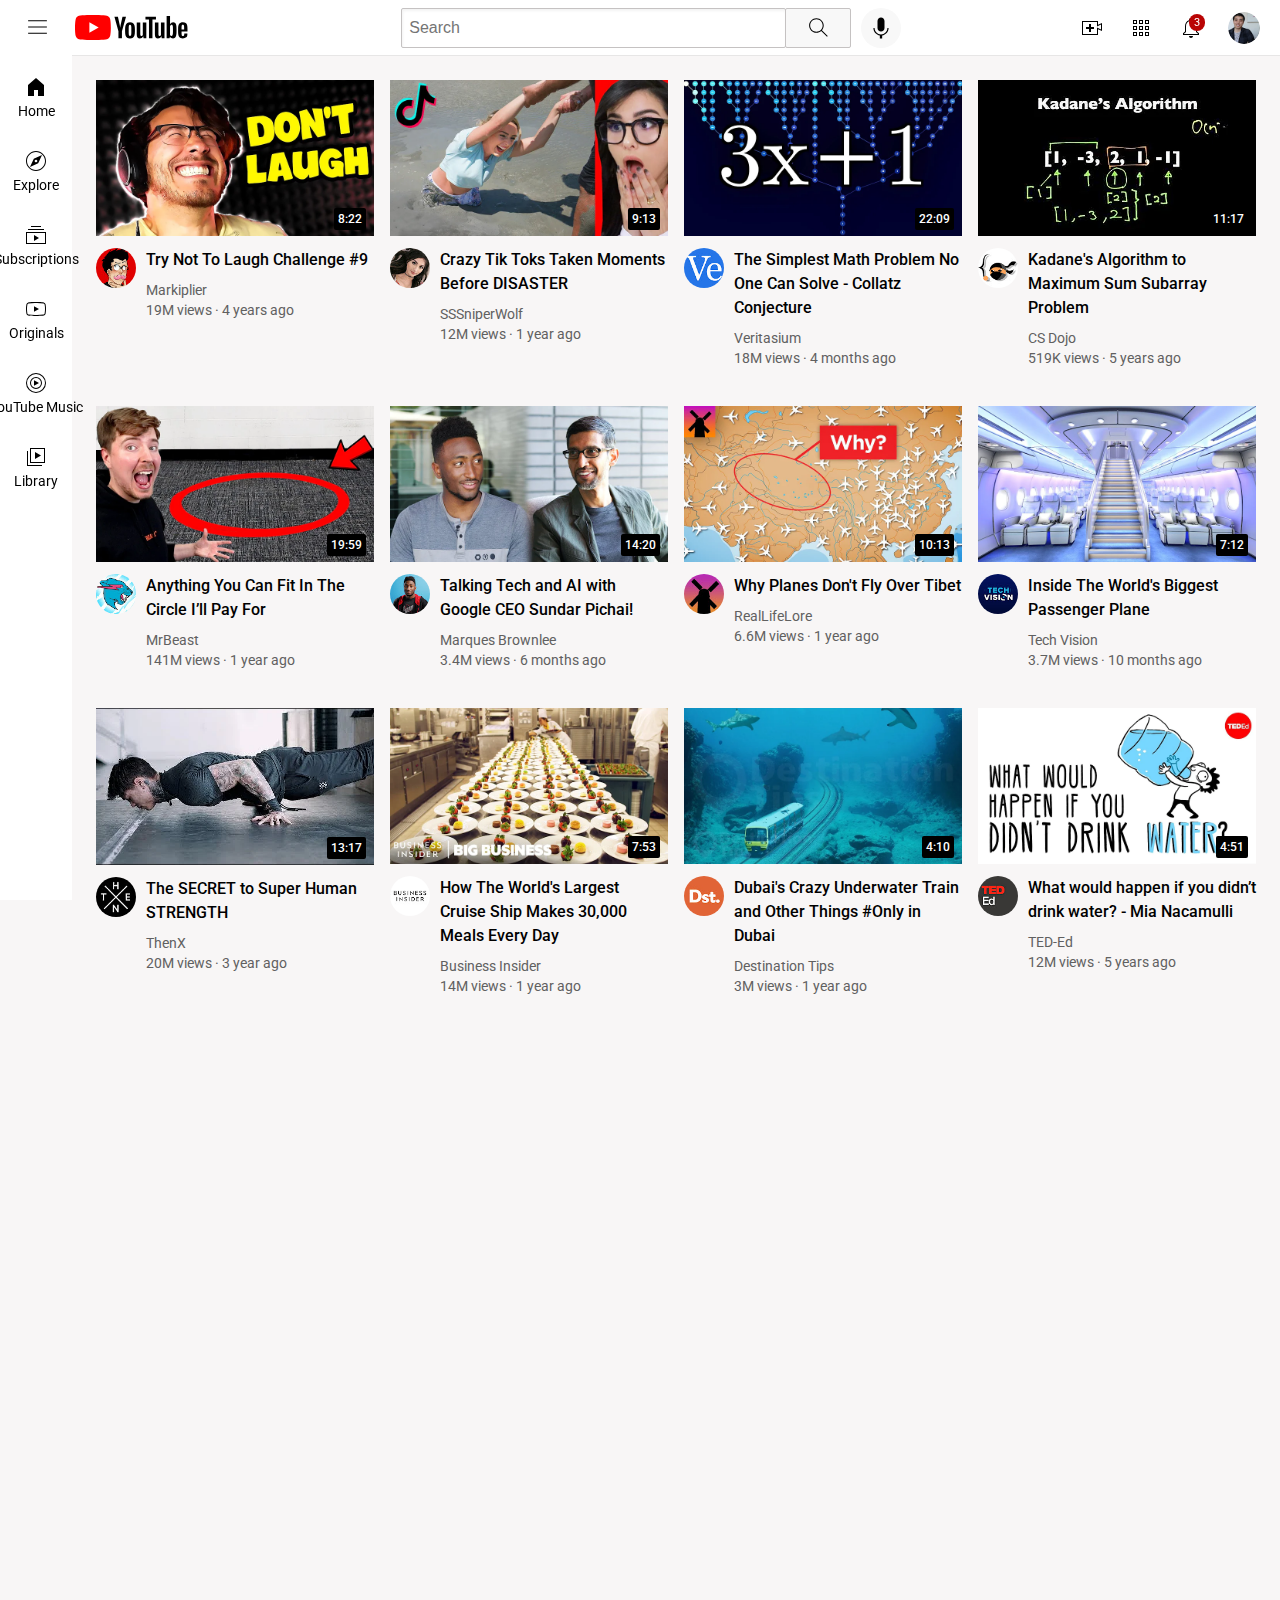
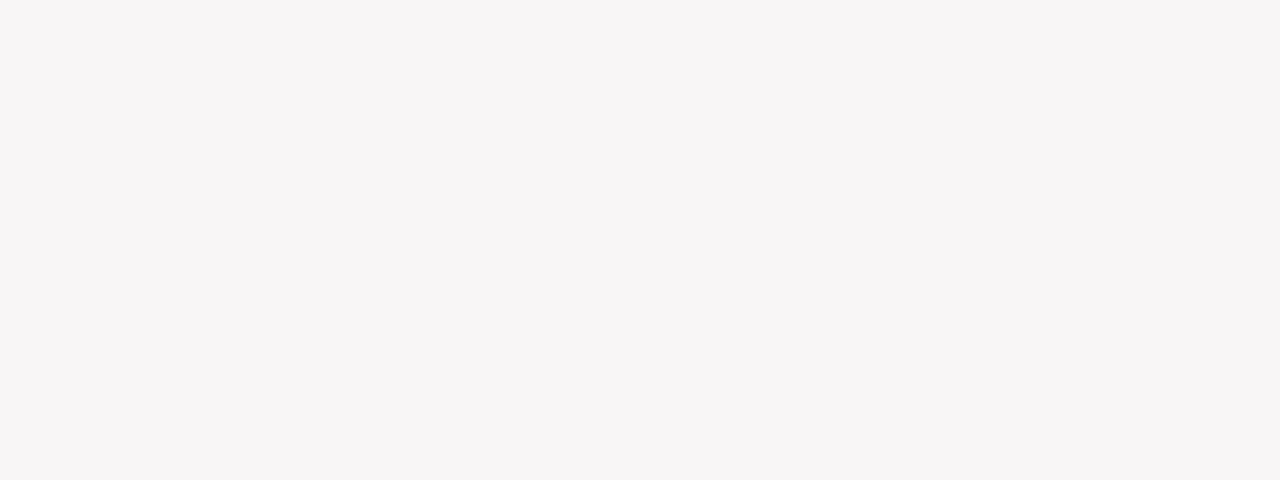
<file: index.html>
<!DOCTYPE html>
<html>

<head>
    <title> youtube.com Clone</title>
    <link rel="stylesheet" href="youtube-css/youtube.css">
    <link rel="stylesheet" href="youtube-css/header.css">
    <link rel="stylesheet" href="youtube-css/general.css">
    <link rel="stylesheet" href="youtube-css/sidebar.css">
    <link rel="preconnect" href="https://fonts.googleapis.com">
    <link rel="preconnect" href="https://fonts.gstatic.com" crossorigin>
    <link
        href="https://fonts.googleapis.com/css2?family=Montserrat:ital,wght@0,100..900;1,100..900&family=Roboto:ital,wght@0,100;0,300;0,400;0,500;0,700;0,900;1,100;1,300;1,400;1,500;1,700;1,900&display=swap"
        rel="stylesheet">
</head>

<body>
    <header class="header">
        <div class="l-sec">
            <img class="hamb" src="header/hamburger-menu.svg">
            <img class="logo" src="header/youtube-logo.svg">
        </div>
        <div class="m-sec">
            <input class="search-bar" type="text" placeholder="Search">
            <button class="search-logo-button">
                <img class="searchbar-logo" src="header/search.svg">
                <div class="tooltip">Search</div>
            </button>
            <button class="voice-logo">
                <img src="header/voice-search-icon.svg">
                <div class="tooltip">Search with your voice</div>
            </button>
        </div>
        <div class="r-sec">
            <div class="upload">
                <img class="upload-icon" src="header/upload.svg">
                <div class="tooltip">Create</div>
            </div>
            <div class="YT">
                <img class="youtubes-icon" src="header/youtube-apps.svg">
                <div class="tooltip">YouTube Apps</div>
            </div>

            <div class="notif-container">
                <img class="notif-icon" src="header/notifications.svg">
                <div class="notif-count">3</div>
                <div class="tooltip"> Notifications</div>
            </div>

            <img class="mypic-icon" src="channel-pictures/my-channel.jpeg">
        </div>
    </header>

    <nav class="sidebar">
        <div class="sidebar-icon">
            <img src="sidebar/home.svg">
            <div>Home</div>
        </div>

        <div class="sidebar-icon">
            <img src="sidebar/explore.svg">
            <div>Explore</div>
        </div>

        <div class="sidebar-icon">
            <img src="sidebar/subscriptions.svg">
            <div>Subscriptions</div>
        </div>

        <div class="sidebar-icon">
            <img src="sidebar/originals.svg">
            <div>Originals</div>
        </div>

        <div class="sidebar-icon">
            <img src="sidebar/youtube-music.svg">
            <div>YouTube Music</div>
        </div>

        <div class="sidebar-icon">
            <img src="sidebar/library.svg">
            <div>Library</div>
        </div>
    </nav>

    <main>
        <section class="grid-container">
            <div class="video-preview">
                <div class="thumbnail-row">
                    <a href="https://www.aparat.com/" target="_blank">
                        <img class="thumbnail" src="thumbnails/thumbnail-2.webp">
                        <div class="video-time">8:22</div>
                    </a>

                </div>
                <div class="video-pic-grid">
                    <div class="channel-picture">
                        <img class="profile-pic" src="channel-pictures/channel-2.jpeg">
                    </div>
                    <div class="video-info">
                        <p class="video-title">
                            Try Not To Laugh Challenge #9
                        </p>

                        <p class="video-author">
                            Markiplier
                        </p>

                        <p class="video-stats">
                            19M views &#183; 4 years ago

                        </p>

                    </div>


                </div>



            </div>

            <div class="video-preview">

                <div class="thumbnail-row">
                    <img class="thumbnail" src="thumbnails/thumbnail-3.webp">
                    <div class="video-time">9:13</div>
                </div>
                <div class="video-pic-grid">
                    <div class="channel-picture">
                        <img class="profile-pic" src="channel-pictures/channel-3.jpeg">
                    </div>
                    <div class="video-info">
                        <p class="video-title">
                            Crazy Tik Toks Taken Moments Before DISASTER
                        </p>

                        <p class="video-author">
                            SSSniperWolf
                        </p>

                        <p class="video-stats">
                            12M views &#183; 1 year ago
                        </p>

                    </div>


                </div>

            </div>

            <div class="video-preview">
                <div class="thumbnail-row">
                    <img class="thumbnail" src="thumbnails/thumbnail-4.webp">
                    <div class="video-time">22:09</div>
                </div>
                <div class="video-pic-grid">
                    <div class="channel-picture">
                        <img class="profile-pic" src="channel-pictures/channel-4.jpeg">
                    </div>
                    <div class="video-info">
                        <p class="video-title">
                            The Simplest Math Problem No One Can Solve - Collatz Conjecture
                        </p>

                        <p class="video-author">
                            Veritasium
                        </p>

                        <p class="video-stats">
                            18M views &#183; 4 months ago

                        </p>

                    </div>


                </div>



            </div>

            <div class="video-preview">
                <div class="thumbnail-row">
                    <img class="thumbnail" src="thumbnails/thumbnail-5.webp">
                    <div class="video-time">11:17</div>

                </div>
                <div class="video-pic-grid">
                    <div class="channel-picture">
                        <img class="profile-pic" src="channel-pictures/channel-5.jpeg">

                    </div>
                    <div class="video-info">
                        <p class="video-title">

                            Kadane's Algorithm to Maximum Sum Subarray Problem

                        </p>

                        <p class="video-author">
                            CS Dojo
                        </p>

                        <p class="video-stats">
                            519K views &#183; 5 years ago

                        </p>

                    </div>


                </div>



            </div>

            <div class="video-preview">
                <div class="thumbnail-row">
                    <img class="thumbnail" src="thumbnails/thumbnail-6.webp">
                    <div class="video-time">19:59</div>
                </div>
                <div class="video-pic-grid">
                    <div class="channel-picture">
                        <img class="profile-pic" src="channel-pictures/channel-6.jpeg">
                    </div>
                    <div class="video-info">
                        <p class="video-title">
                            Anything You Can Fit In The Circle I’ll Pay For




                        </p>

                        <p class="video-author">
                            MrBeast
                        </p>

                        <p class="video-stats">
                            141M views &#183; 1 year ago

                        </p>

                    </div>


                </div>



            </div>

            <div class="video-preview">
                <div class="thumbnail-row">
                    <img class="thumbnail" src="thumbnails/thumbnail-1.webp">
                    <div class="video-time">14:20</div>
                </div>
                <div class="video-pic-grid">
                    <div class="channel-picture">
                        <img class="profile-pic" src="channel-pictures/channel-1.jpeg">
                    </div>
                    <div class="video-info">
                        <p class="video-title">
                            Talking Tech and AI with Google CEO Sundar Pichai!
                        </p>

                        <p class="video-author">
                            Marques Brownlee
                        </p>

                        <p class="video-stats">
                            3.4M views &#183; 6 months ago

                        </p>

                    </div>


                </div>



            </div>

            <div class="video-preview">
                <div class="thumbnail-row">
                    <img class="thumbnail" src="thumbnails/thumbnail-7.webp">
                    <div class="video-time">10:13</div>
                </div>
                <div class="video-pic-grid">
                    <div class="channel-picture">
                        <img class="profile-pic" src="channel-pictures/channel-7.jpeg">
                    </div>
                    <div class="video-info">
                        <p class="video-title">
                            Why Planes Don't Fly Over Tibet
                        </p>

                        <p class="video-author">
                            RealLifeLore
                        </p>

                        <p class="video-stats">
                            6.6M views &#183; 1 year ago

                        </p>

                    </div>


                </div>



            </div>

            <div class="video-preview">

                <div class="thumbnail-row">
                    <img class="thumbnail" src="thumbnails/thumbnail-8.webp">
                    <div class="video-time">7:12</div>
                </div>
                <div class="video-pic-grid">
                    <div class="channel-picture">
                        <img class="profile-pic" src="channel-pictures/channel-8.jpeg">
                    </div>
                    <div class="video-info">
                        <p class="video-title">
                            Inside The World's Biggest Passenger Plane
                        </p>

                        <p class="video-author">
                            Tech Vision
                        </p>

                        <p class="video-stats">
                            3.7M views &#183; 10 months ago
                        </p>

                    </div>


                </div>

            </div>

            <div class="video-preview">
                <div class="thumbnail-row">
                    <img class="thumbnail" src="thumbnails/thumbnail-9.webp">
                    <div class="video-time">13:17</div>
                </div>
                <div class="video-pic-grid">
                    <div class="channel-picture">
                        <img class="profile-pic" src="channel-pictures/channel-9.jpeg">
                    </div>
                    <div class="video-info">
                        <p class="video-title">
                            The SECRET to Super Human STRENGTH
                        </p>

                        <p class="video-author">
                            ThenX
                        </p>

                        <p class="video-stats">
                            20M views &#183; 3 year ago

                        </p>

                    </div>


                </div>



            </div>

            <div class="video-preview">
                <div class="thumbnail-row">
                    <img class="thumbnail" src="thumbnails/thumbnail-10.webp">
                    <div class="video-time">7:53</div>
                </div>
                <div class="video-pic-grid">
                    <div class="channel-picture">
                        <img class="profile-pic" src="channel-pictures/channel-10.jpeg">
                    </div>
                    <div class="video-info">
                        <p class="video-title">

                            How The World's Largest Cruise Ship Makes 30,000 Meals Every Day

                        </p>

                        <p class="video-author">
                            Business Insider
                        </p>

                        <p class="video-stats">
                            14M views &#183; 1 year ago

                        </p>

                    </div>


                </div>



            </div>

            <div class="video-preview">
                <div class="thumbnail-row">
                    <img class="thumbnail" src="thumbnails/thumbnail-11.webp">
                    <div class="video-time">4:10</div>
                </div>
                <div class="video-pic-grid">
                    <div class="channel-picture">
                        <img class="profile-pic" src="channel-pictures/channel-11.jpeg">
                    </div>
                    <div class="video-info">
                        <p class="video-title">
                            Dubai's Crazy Underwater Train and Other Things #Only in Dubai
                        </p>

                        <p class="video-author">
                            Destination Tips
                        </p>

                        <p class="video-stats">
                            3M views &#183; 1 year ago

                        </p>

                    </div>


                </div>



            </div>

            <div class="video-preview">
                <div class="thumbnail-row">
                    <img class="thumbnail" src="thumbnails/thumbnail-12.webp">
                    <div class="video-time">4:51</div>
                </div>
                <div class="video-pic-grid">
                    <div class="channel-picture">
                        <img class="profile-pic" src="channel-pictures/channel-12.jpeg">
                    </div>
                    <div class="video-info">
                        <p class="video-title">
                            What would happen if you didn’t drink water? - Mia Nacamulli
                        </p>

                        <p class="video-author">
                            TED-Ed
                        </p>

                        <p class="video-stats">
                            12M views &#183; 5 years ago

                        </p>

                    </div>


                </div>



            </div>
        </section>



    </main>




</body>

</html>
</file>
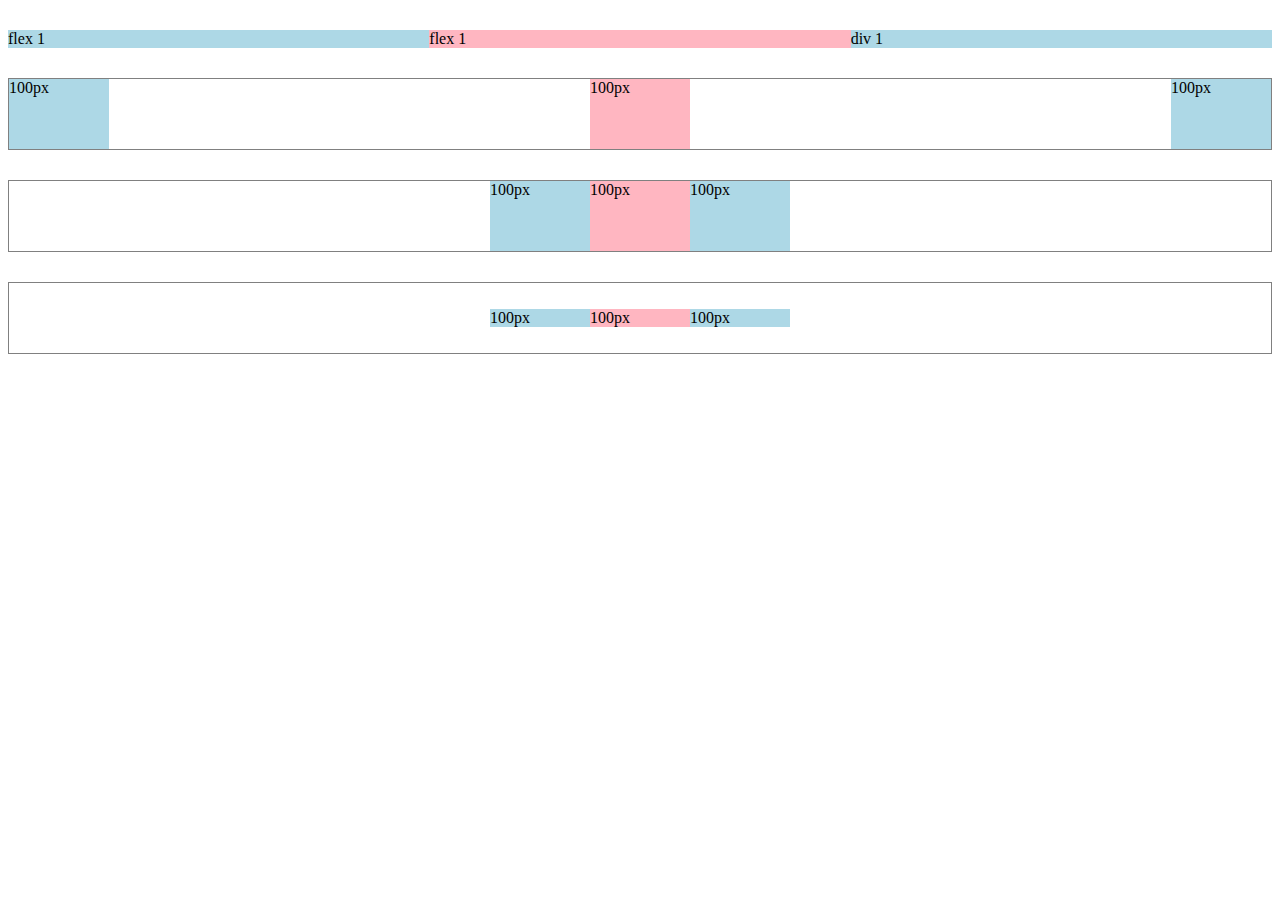
<file: flexbox.html>
<!DOCTYPE html>
<html>

<head>
    <title> flexbox</title>
</head>

<body>
    <!-- <div style="display: flex;
    flex-direction:row">
        <div style="background-color: lightblue;">
            div 1
        </div>

        <div style="background-color: lightpink;">
            div 2
        </div>
    </div> -->


    <div style="display: flex;
    flex-direction:row ; margin-top:30px;">
        <div style="background-color: lightblue; flex:1;">
            flex 1
        </div>

        <div style="background-color: lightpink;
        flex: 1;">
            flex 1
        </div>

        <div style="background-color: lightblue; flex:1;">
            div 1
        </div>


    </div>

    <div style="
    display: flex;
    flex-direction:row ; 
    margin-top:30px ;
    height:70px; 
    border:solid;
    border-width:1px; 
    border-color:gray;
    justify-content:center;
    justify-content:space-between">
        <div style="background-color: lightblue; width:100px;">
            100px
        </div>

        <div style="background-color: lightpink;
        width:100px;">
            100px
        </div>

        <div style="background-color: lightblue; width:100px;">
            100px
        </div>


    </div>


    <div style="
    display: flex;
    flex-direction:row ; 
    margin-top:30px ;
    height:70px; 
    border:solid;
    border-width:1px; 
    border-color:gray;
    justify-content:center;
    ">
        <div style="background-color: lightblue; width:100px;">
            100px
        </div>

        <div style="background-color: lightpink;
        width:100px;">
            100px
        </div>

        <div style="background-color: lightblue; width:100px;">
            100px
        </div>


    </div>

    <div style="
    display: flex;
    flex-direction:row ; 
    margin-top:30px ;
    height:70px; 
    border:solid;
    border-width:1px; 
    border-color:gray;
    justify-content:center;
    align-items:center
    ">
        <div style="background-color: lightblue; width:100px;">
            100px
        </div>

        <div style="background-color: lightpink;
        width:100px;">
            100px
        </div>

        <div style="background-color: lightblue; width:100px;">
            100px
        </div>


    </div>


</body>

</html>
</file>
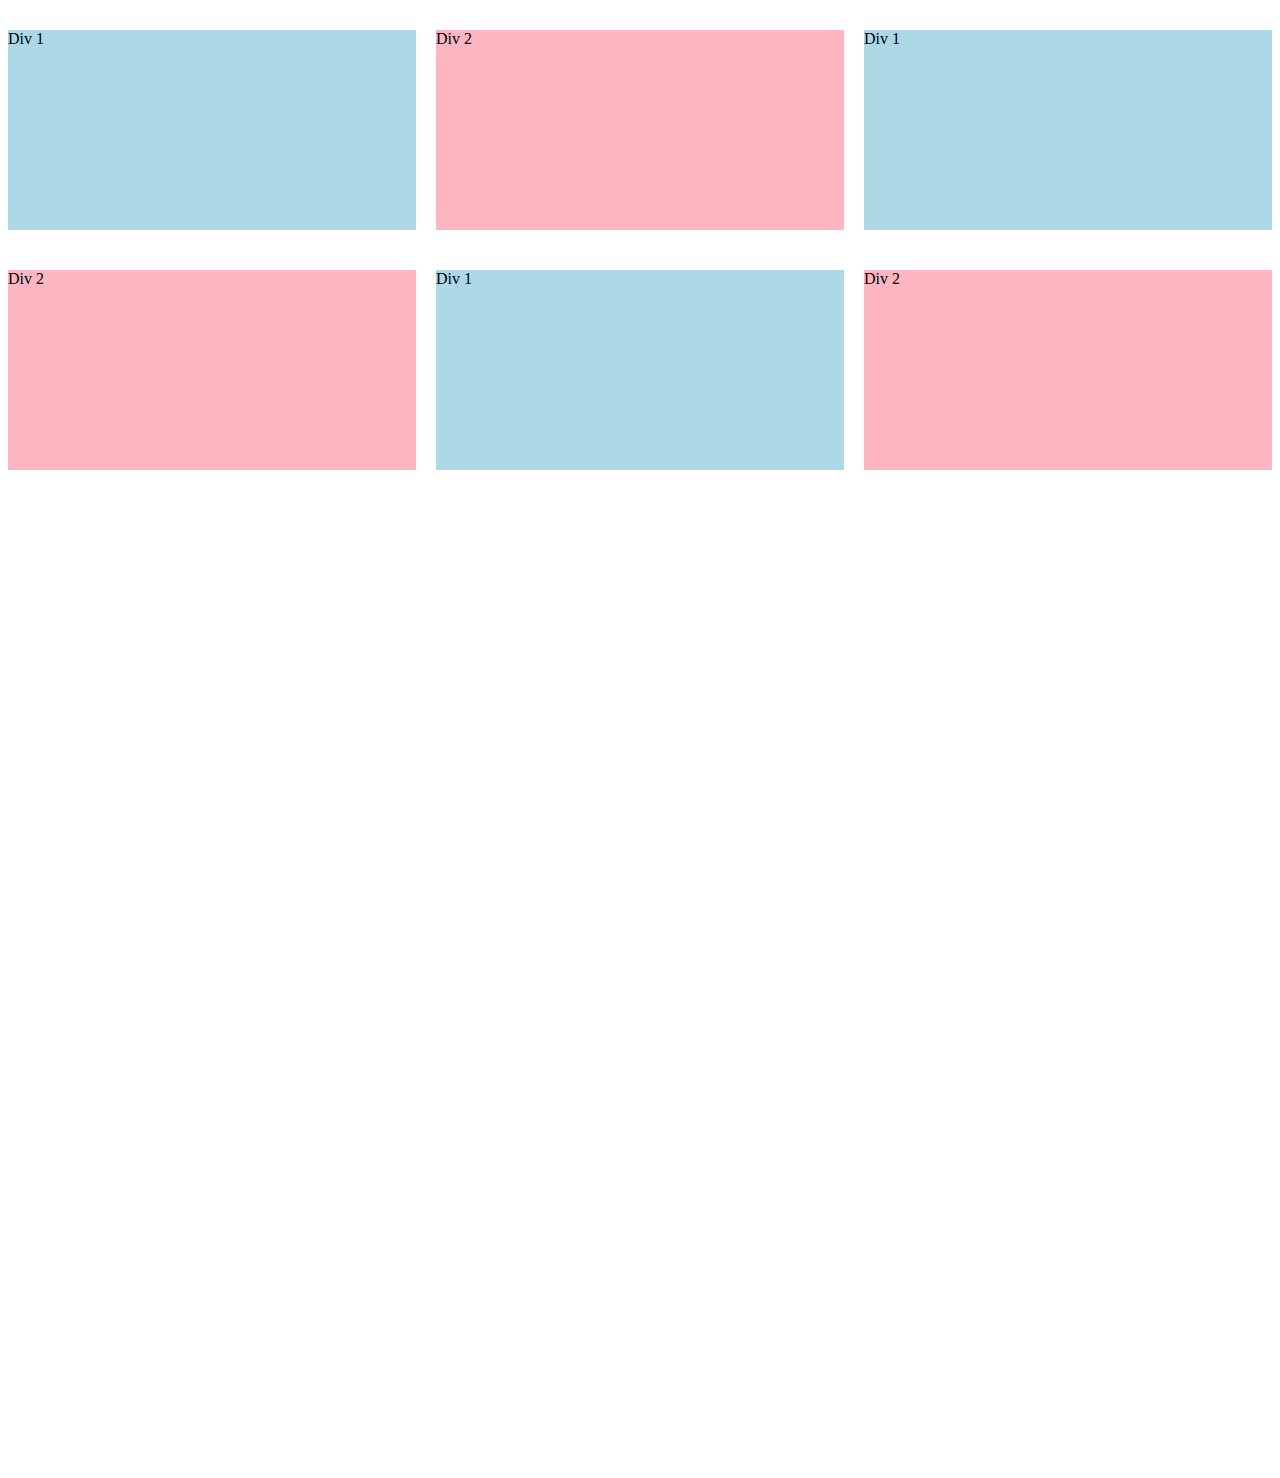
<file: gird.html>
<!DOCTYPE html>
<html>

<head>
    <title>
        grid practice
    </title>
</head>

<body style="padding-bottom: 1000px;">




    <div style="display: grid; 
    grid-template-columns: 1fr 1fr 1fr; margin-top:30px; column-gap:20px; row-gap:40px;">
        <div style="background-color: lightblue; height: 200px;">
            Div 1
        </div>
        <div style="background-color:lightpink; height: 200px;">
            Div 2
        </div>
        <div style="background-color: lightblue; height: 200px;">
            Div 1
        </div>
        <div style="background-color:lightpink; height: 200px;">
            Div 2
        </div>
        <div style="background-color: lightblue; height: 200px;">
            Div 1
        </div>
        <div style="background-color:lightpink; height: 200px;">
            Div 2
        </div>
    </div>

</body>

</html>
</file>
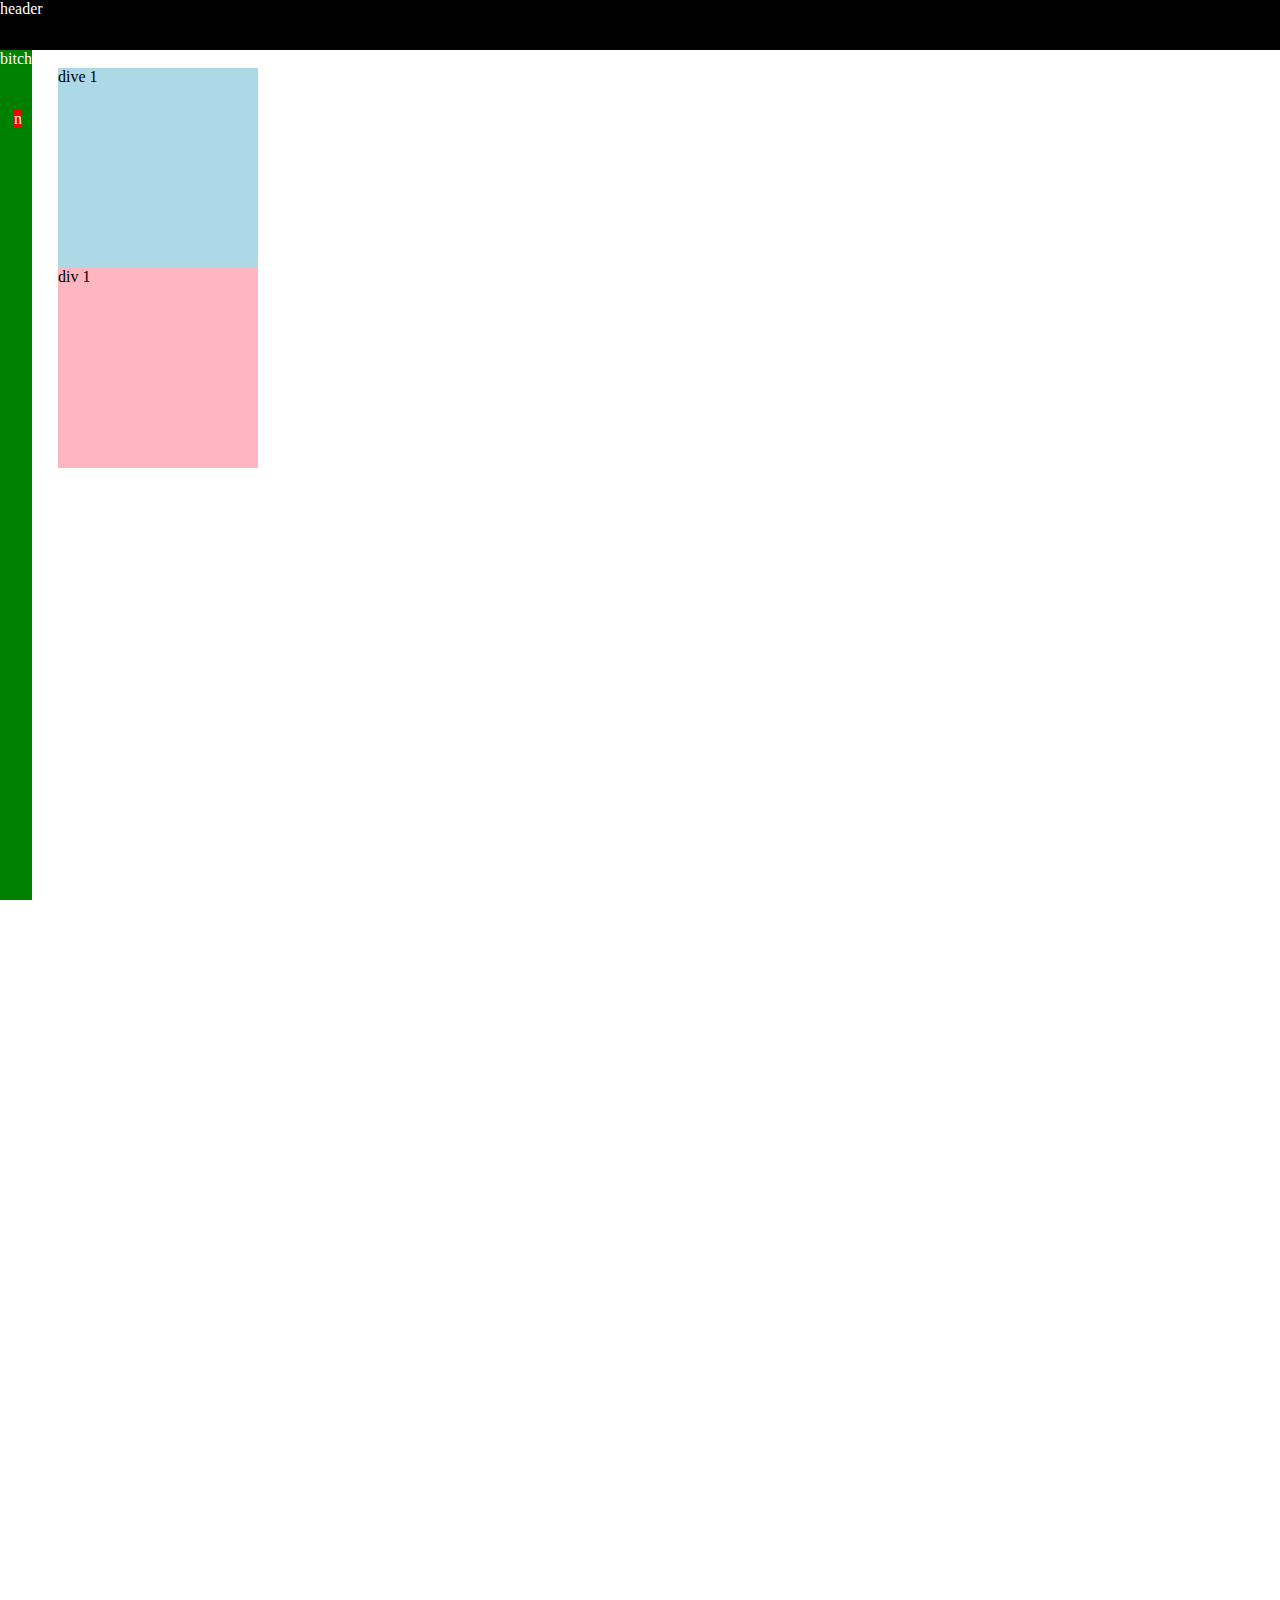
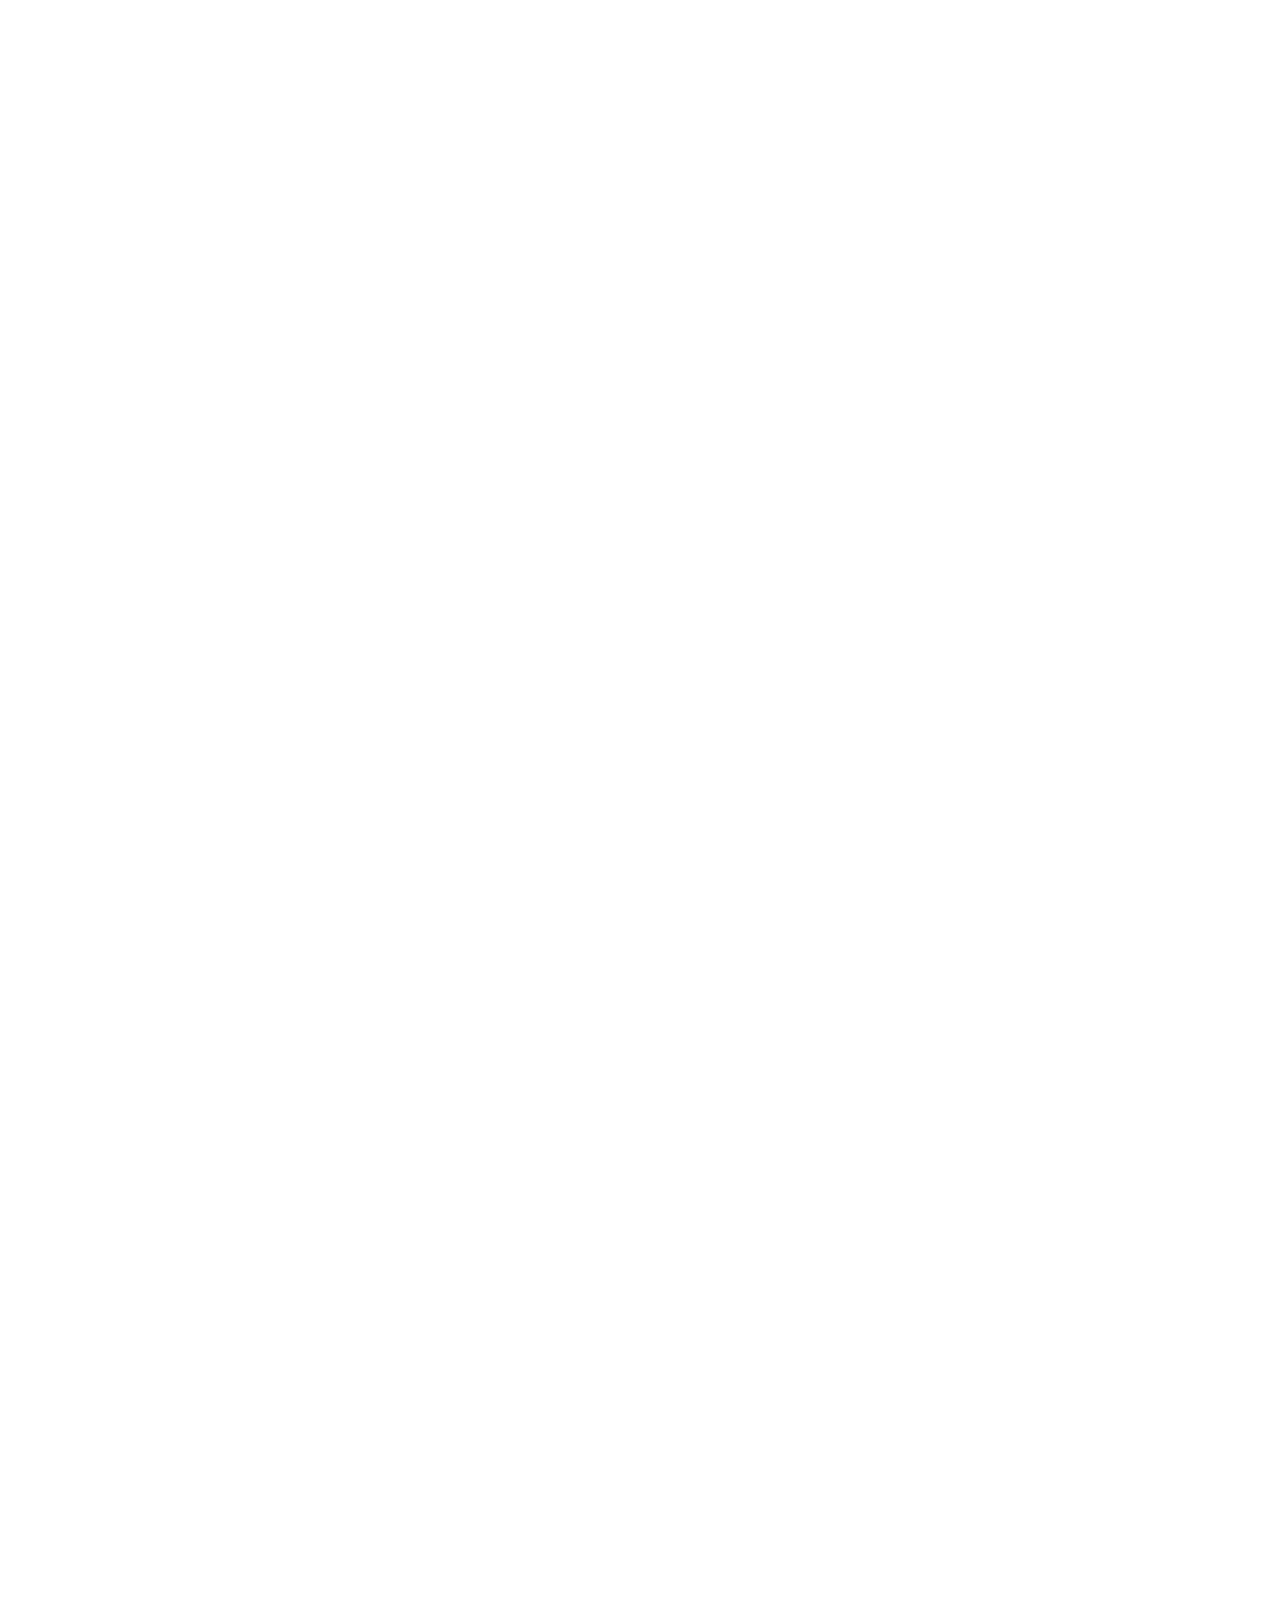
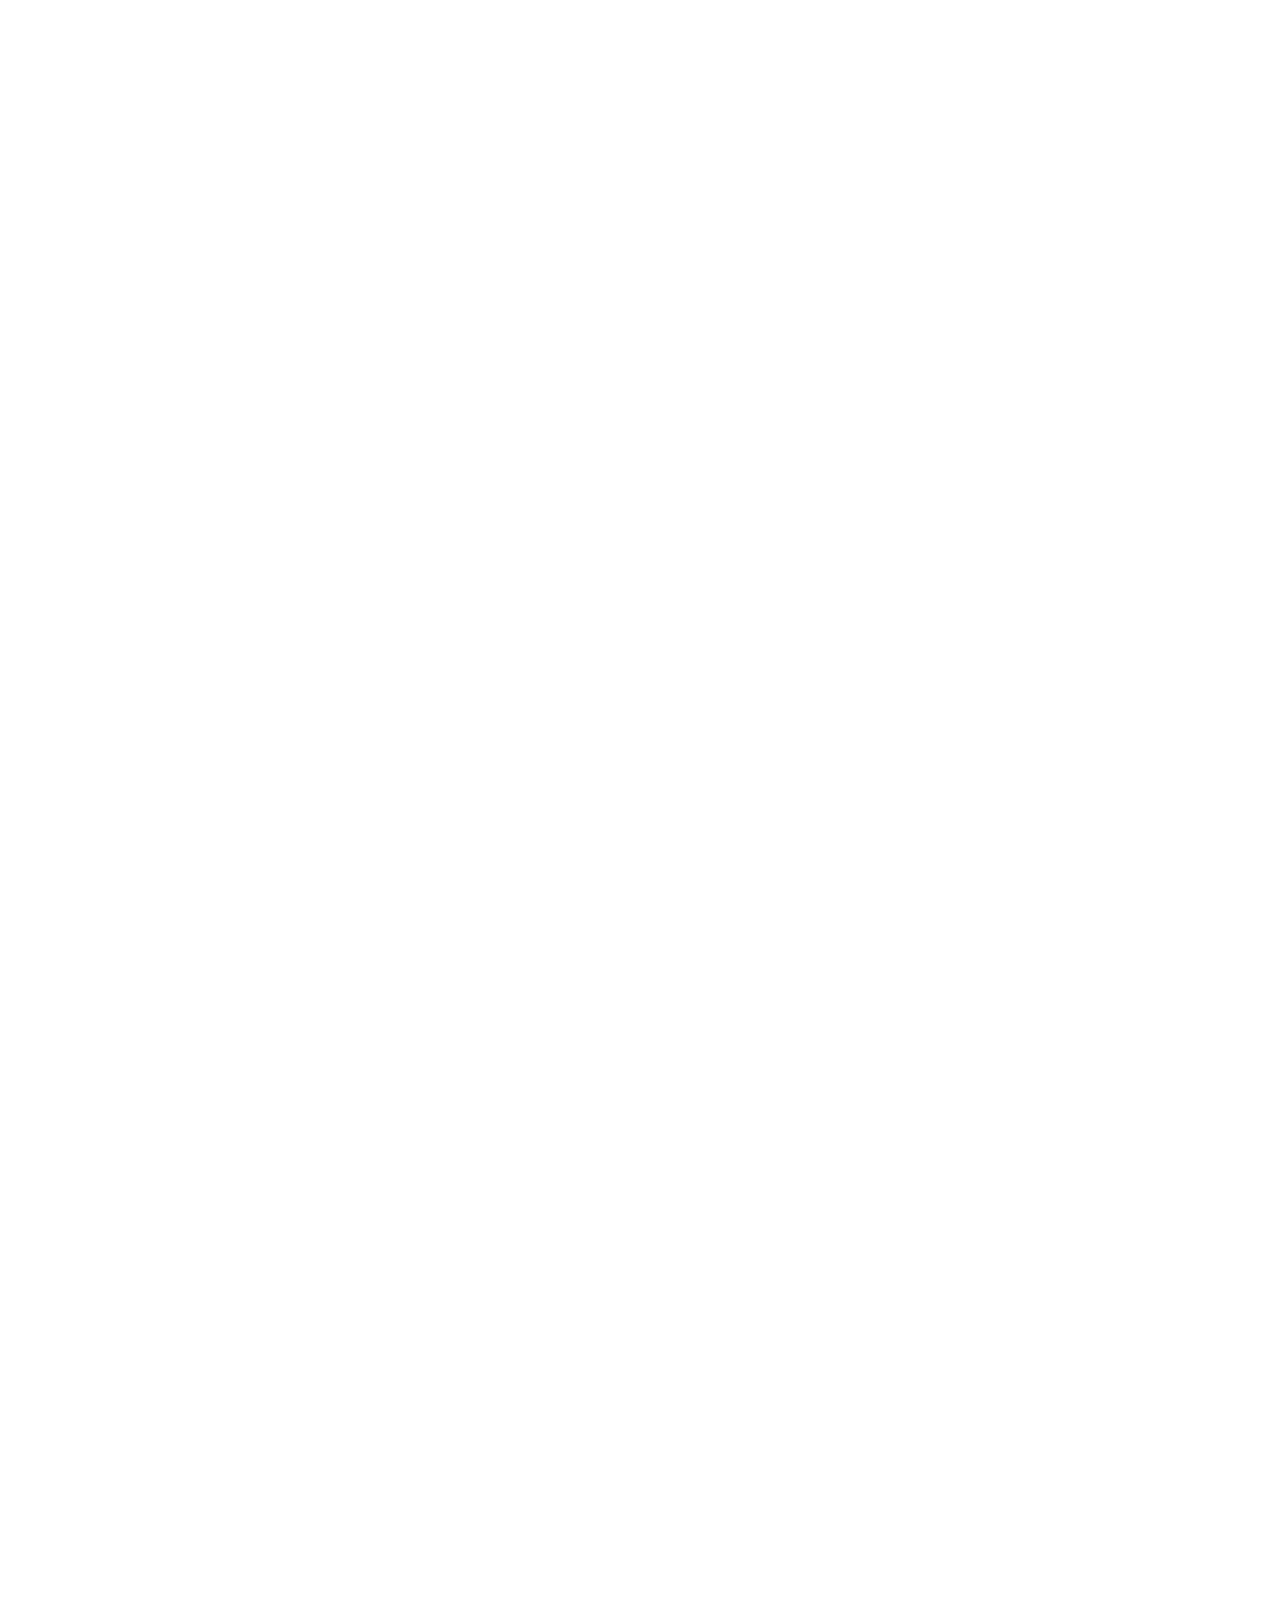
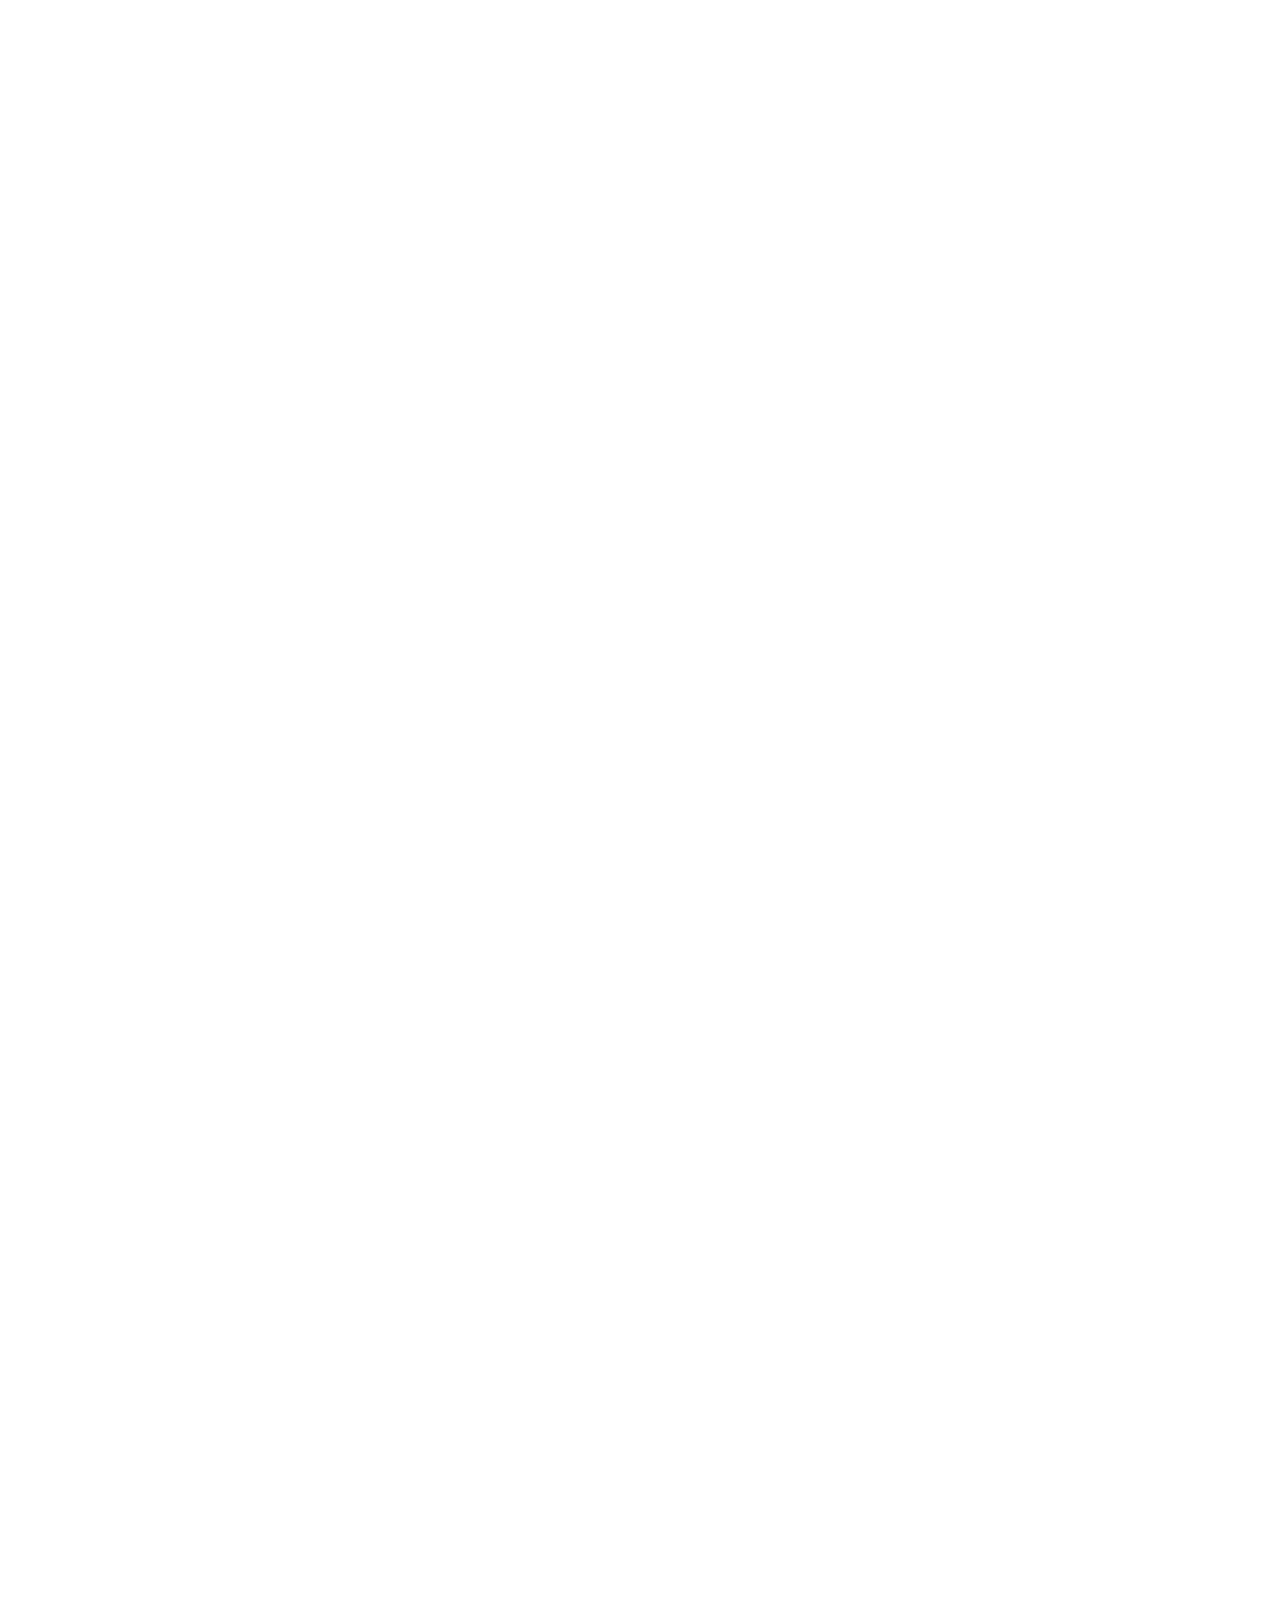
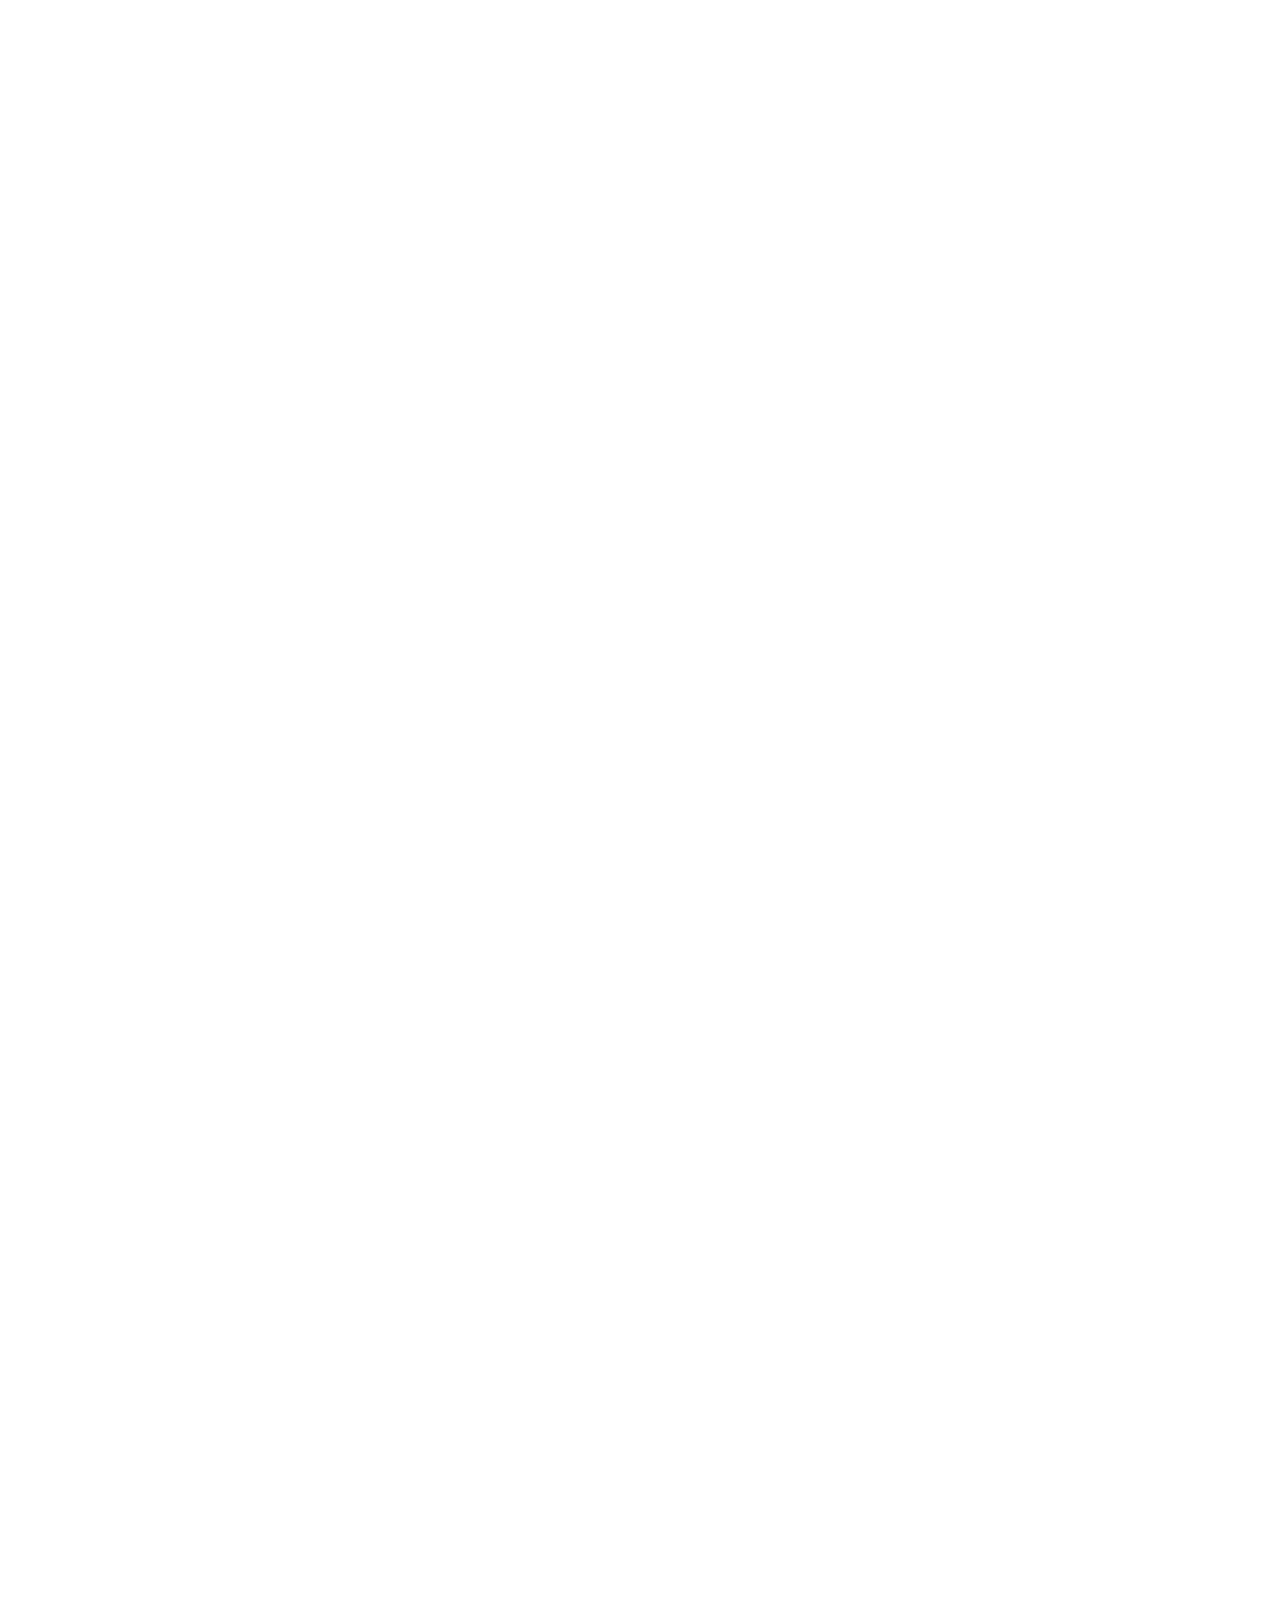
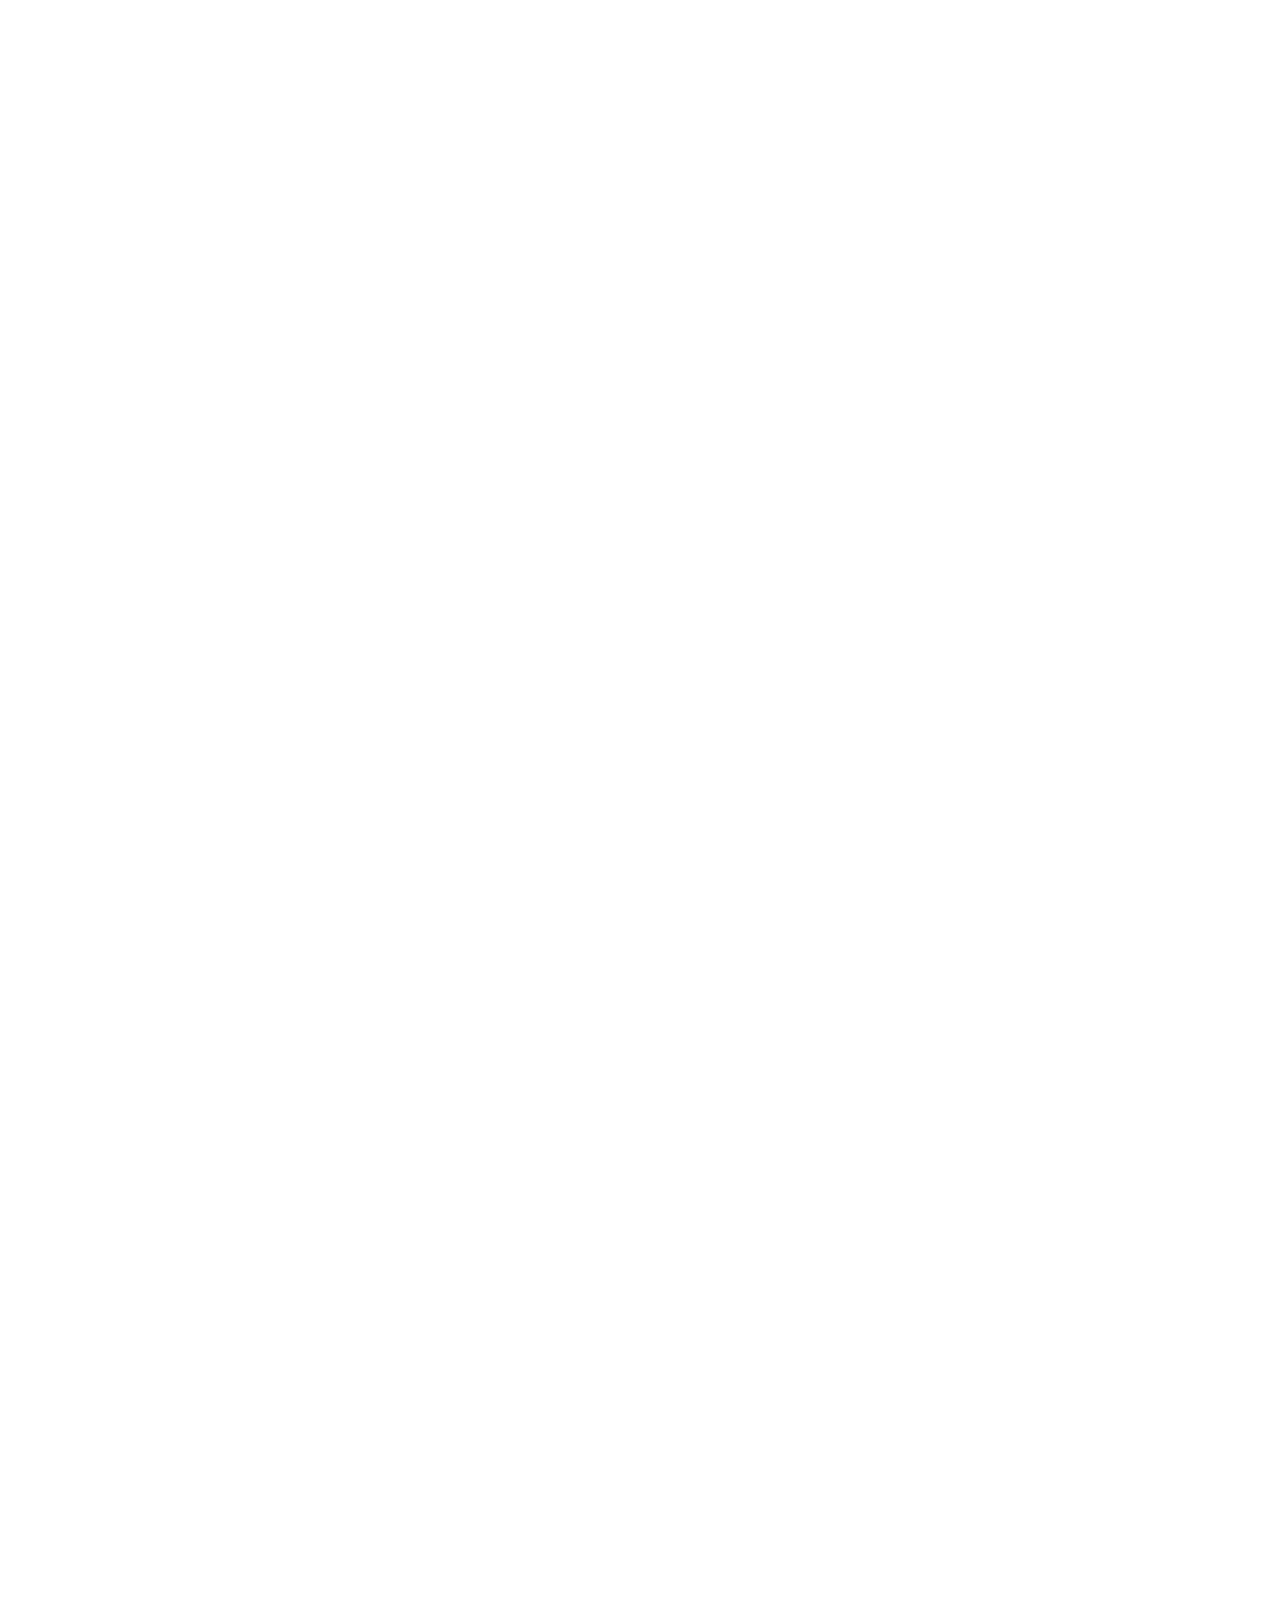
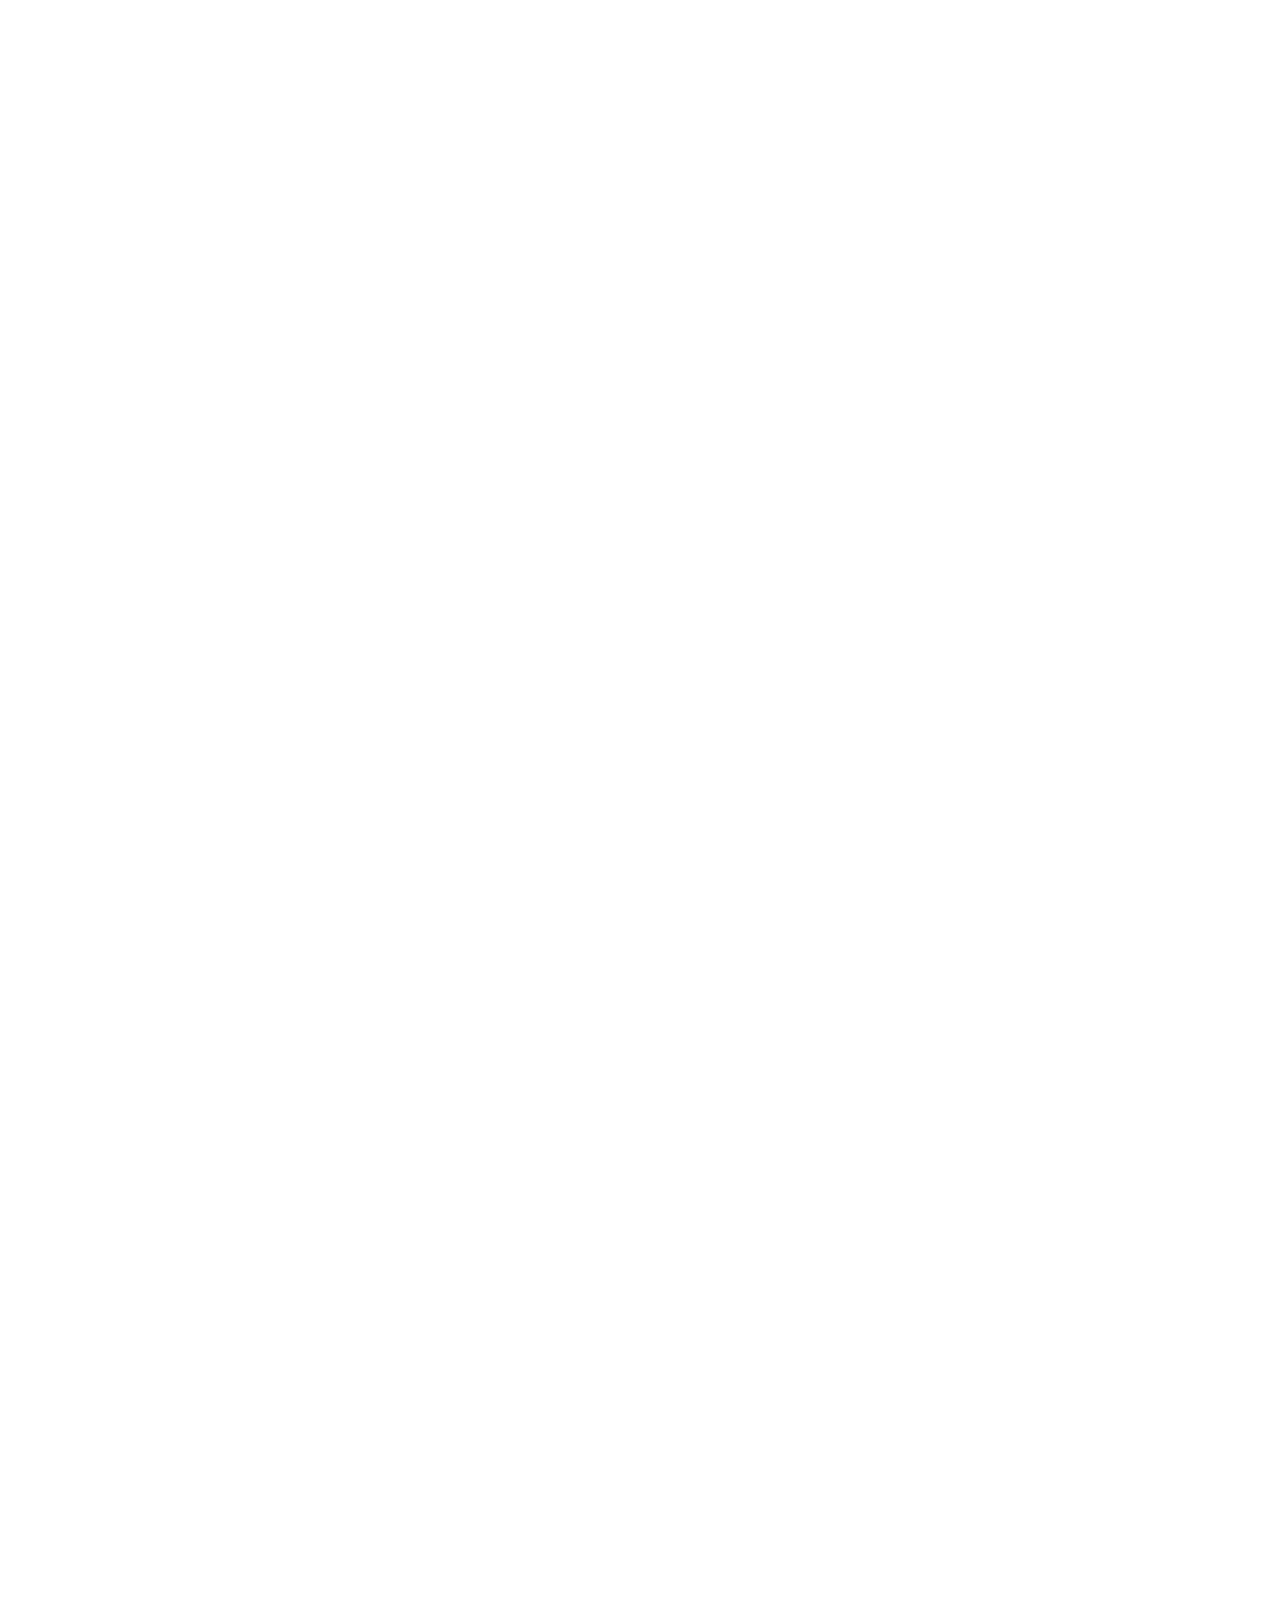
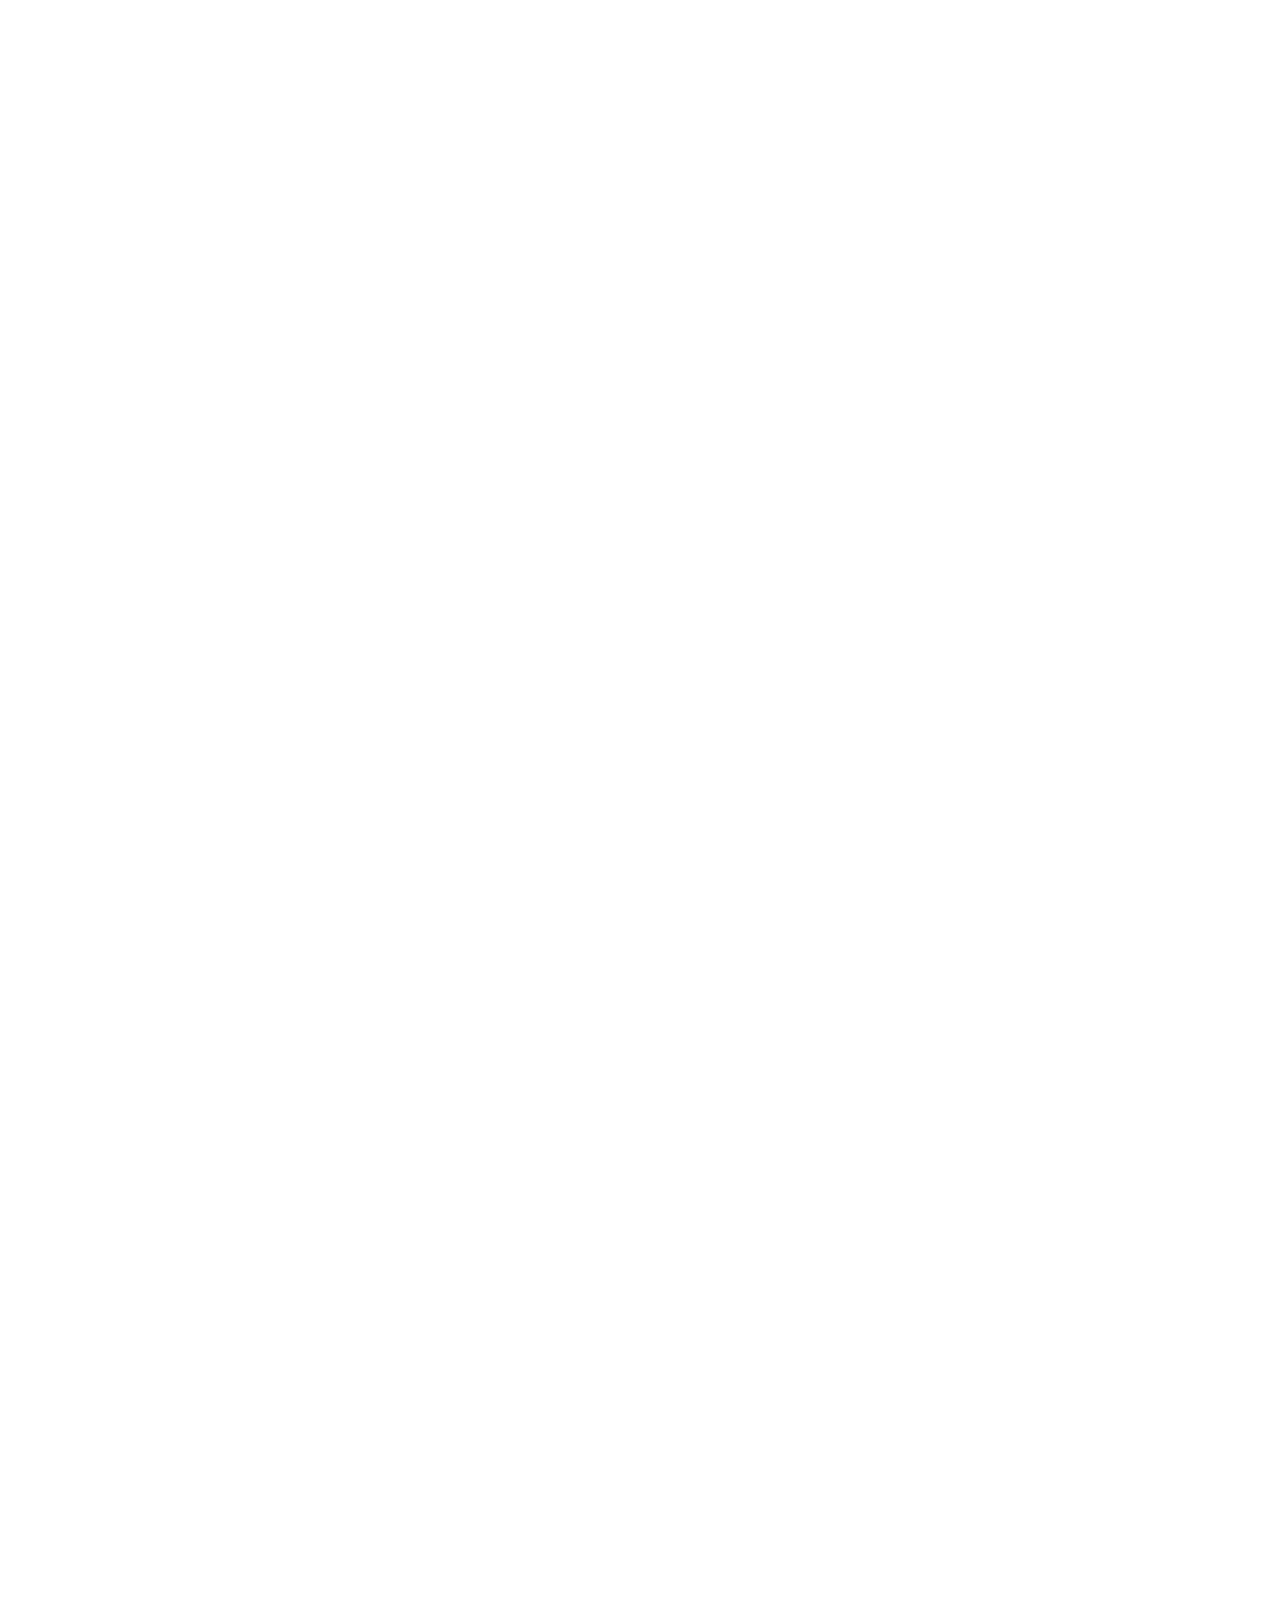
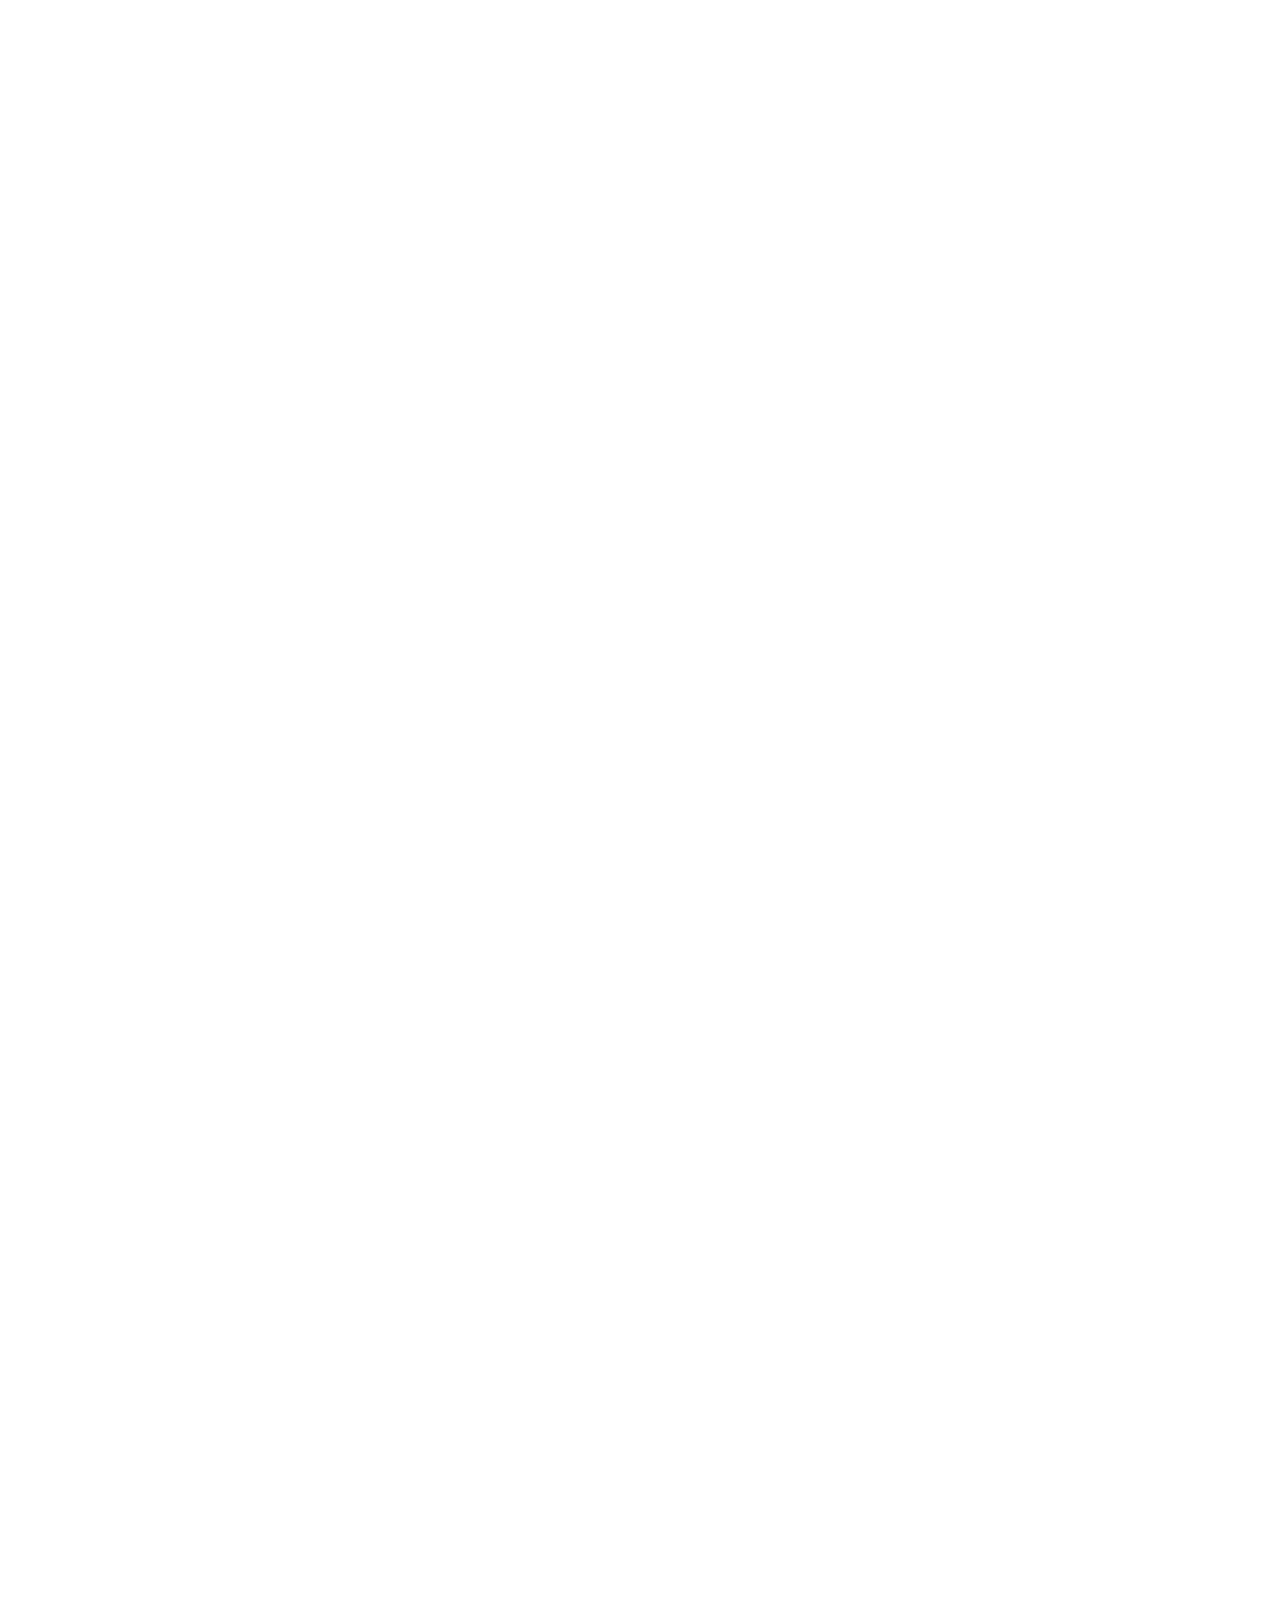
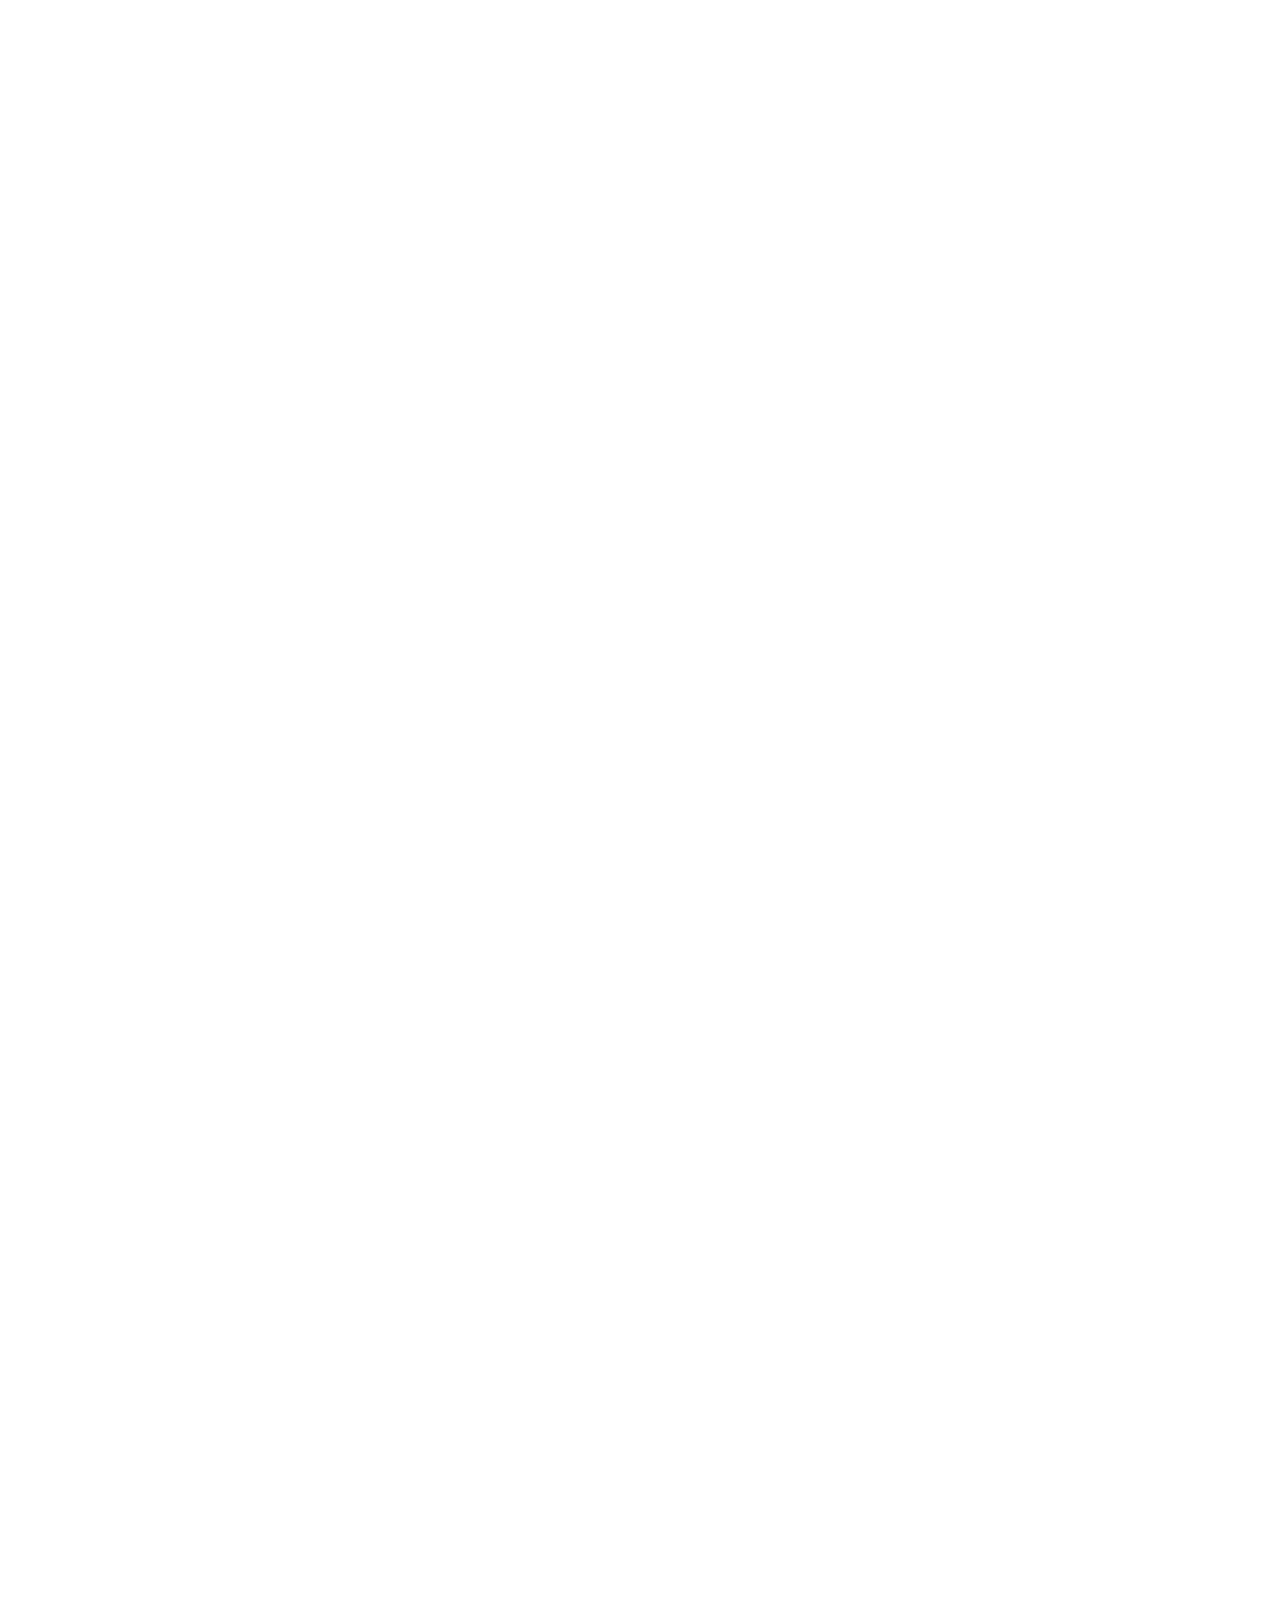
<file: position.html>
<!DOCTYPE html>
<html>

<head>
    <title>positions</title>
</head>

<body style="height: 30000px; padding-top: 60px; padding-left: 50px;">
    <div style="background-color: black; color:white; position:fixed; top:0; right:0; left:0; height: 50px; 
    z-index:1"> header

    </div>
    <div style="background-color: green; color:white; position:fixed; left:0; bottom:0; top:50px;">
        <div style="background-color: red; color:white; position:absolute; right:10px; top:60px;">n</div>bitch
    </div>


    <div style="background-color: lightblue; height: 200px; width: 200px;
position: static;"> dive 1</div>
    <div style="background-color: lightpink; height: 200px; width: 200px;"> div 1</div>
</body>

</html>
</file>
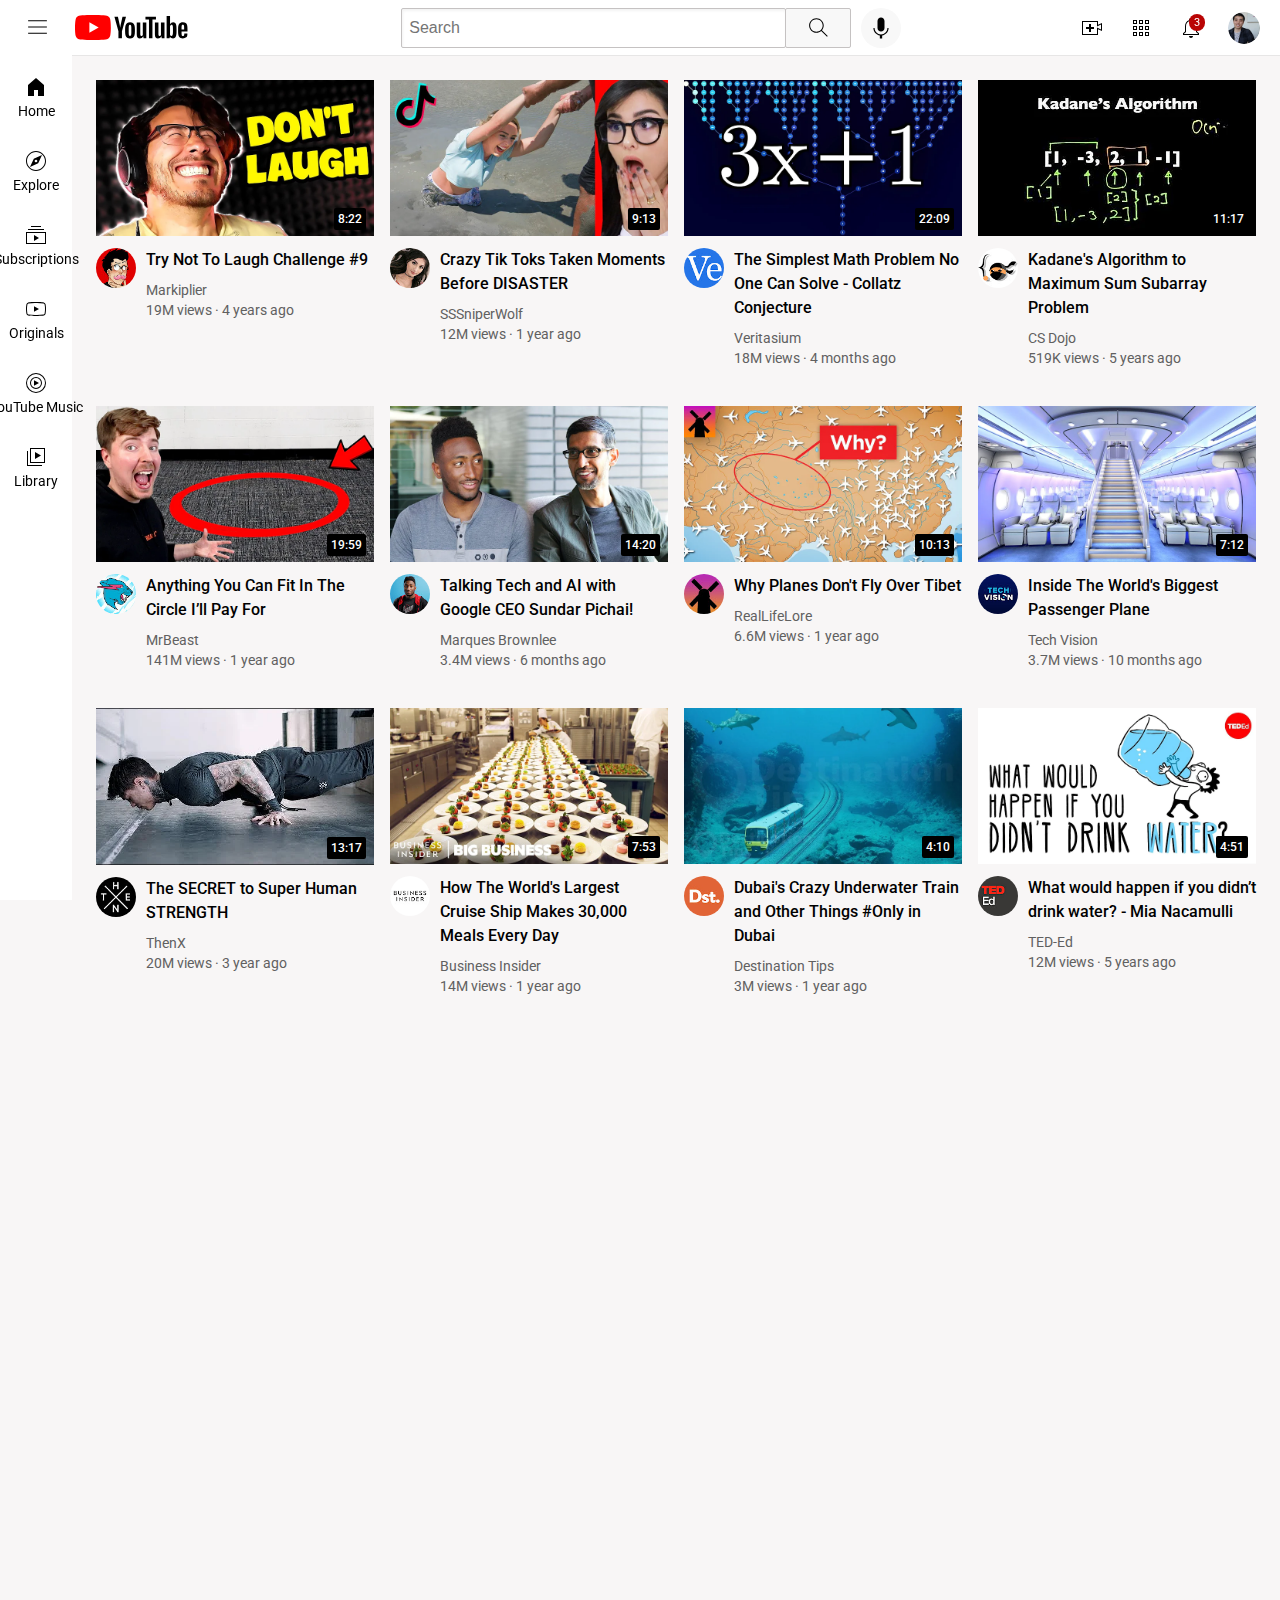
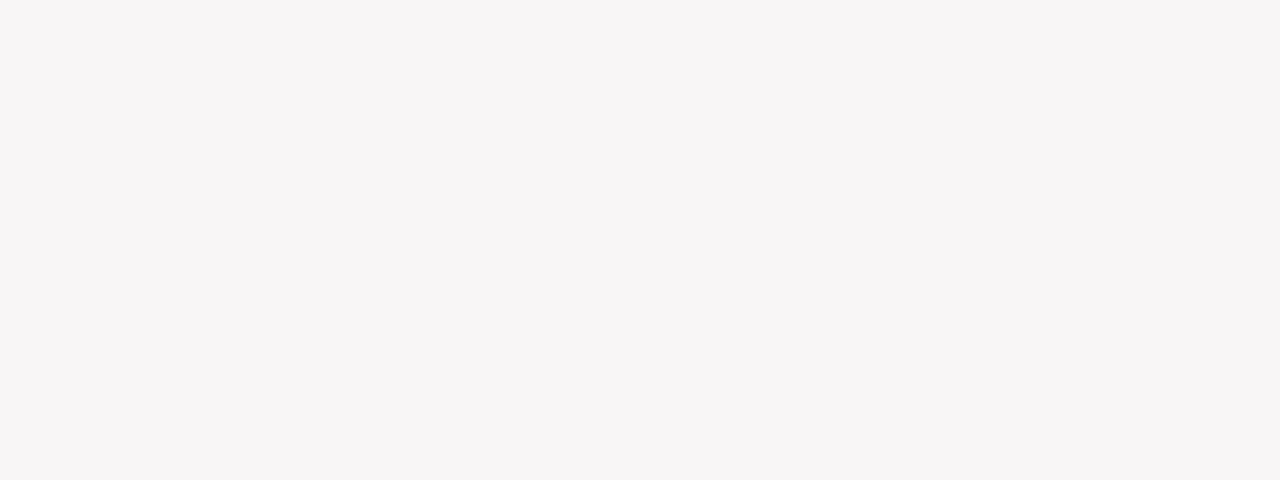
<file: youtube.html>
<!DOCTYPE html>
<html>

<head>
    <title> youtube.com Clone</title>
    <link rel="stylesheet" href="youtube-css/youtube.css">
    <link rel="stylesheet" href="youtube-css/header.css">
    <link rel="stylesheet" href="youtube-css/general.css">
    <link rel="stylesheet" href="youtube-css/sidebar.css">
    <link rel="preconnect" href="https://fonts.googleapis.com">
    <link rel="preconnect" href="https://fonts.gstatic.com" crossorigin>
    <link
        href="https://fonts.googleapis.com/css2?family=Montserrat:ital,wght@0,100..900;1,100..900&family=Roboto:ital,wght@0,100;0,300;0,400;0,500;0,700;0,900;1,100;1,300;1,400;1,500;1,700;1,900&display=swap"
        rel="stylesheet">
</head>

<body>
    <header class="header">
        <div class="l-sec">
            <img class="hamb" src="header/hamburger-menu.svg">
            <img class="logo" src="header/youtube-logo.svg">
        </div>
        <div class="m-sec">
            <input class="search-bar" type="text" placeholder="Search">
            <button class="search-logo-button">
                <img class="searchbar-logo" src="header/search.svg">
                <div class="tooltip">Search</div>
            </button>
            <button class="voice-logo">
                <img src="header/voice-search-icon.svg">
                <div class="tooltip">Search with your voice</div>
            </button>
        </div>
        <div class="r-sec">
            <div class="upload">
                <img class="upload-icon" src="header/upload.svg">
                <div class="tooltip">Create</div>
            </div>
            <div class="YT">
                <img class="youtubes-icon" src="header/youtube-apps.svg">
                <div class="tooltip">YouTube Apps</div>
            </div>

            <div class="notif-container">
                <img class="notif-icon" src="header/notifications.svg">
                <div class="notif-count">3</div>
                <div class="tooltip"> Notifications</div>
            </div>

            <img class="mypic-icon" src="channel-pictures/my-channel.jpeg">
        </div>
    </header>

    <nav class="sidebar">
        <div class="sidebar-icon">
            <img src="sidebar/home.svg">
            <div>Home</div>
        </div>

        <div class="sidebar-icon">
            <img src="sidebar/explore.svg">
            <div>Explore</div>
        </div>

        <div class="sidebar-icon">
            <img src="sidebar/subscriptions.svg">
            <div>Subscriptions</div>
        </div>

        <div class="sidebar-icon">
            <img src="sidebar/originals.svg">
            <div>Originals</div>
        </div>

        <div class="sidebar-icon">
            <img src="sidebar/youtube-music.svg">
            <div>YouTube Music</div>
        </div>

        <div class="sidebar-icon">
            <img src="sidebar/library.svg">
            <div>Library</div>
        </div>
    </nav>

    <main>
        <section class="grid-container">
            <div class="video-preview">
                <div class="thumbnail-row">
                    <a href="https://www.aparat.com/" target="_blank">
                        <img class="thumbnail" src="thumbnails/thumbnail-2.webp">
                        <div class="video-time">8:22</div>
                    </a>

                </div>
                <div class="video-pic-grid">
                    <div class="channel-picture">
                        <img class="profile-pic" src="channel-pictures/channel-2.jpeg">
                    </div>
                    <div class="video-info">
                        <p class="video-title">
                            Try Not To Laugh Challenge #9
                        </p>

                        <p class="video-author">
                            Markiplier
                        </p>

                        <p class="video-stats">
                            19M views &#183; 4 years ago

                        </p>

                    </div>


                </div>



            </div>

            <div class="video-preview">

                <div class="thumbnail-row">
                    <img class="thumbnail" src="thumbnails/thumbnail-3.webp">
                    <div class="video-time">9:13</div>
                </div>
                <div class="video-pic-grid">
                    <div class="channel-picture">
                        <img class="profile-pic" src="channel-pictures/channel-3.jpeg">
                    </div>
                    <div class="video-info">
                        <p class="video-title">
                            Crazy Tik Toks Taken Moments Before DISASTER
                        </p>

                        <p class="video-author">
                            SSSniperWolf
                        </p>

                        <p class="video-stats">
                            12M views &#183; 1 year ago
                        </p>

                    </div>


                </div>

            </div>

            <div class="video-preview">
                <div class="thumbnail-row">
                    <img class="thumbnail" src="thumbnails/thumbnail-4.webp">
                    <div class="video-time">22:09</div>
                </div>
                <div class="video-pic-grid">
                    <div class="channel-picture">
                        <img class="profile-pic" src="channel-pictures/channel-4.jpeg">
                    </div>
                    <div class="video-info">
                        <p class="video-title">
                            The Simplest Math Problem No One Can Solve - Collatz Conjecture
                        </p>

                        <p class="video-author">
                            Veritasium
                        </p>

                        <p class="video-stats">
                            18M views &#183; 4 months ago

                        </p>

                    </div>


                </div>



            </div>

            <div class="video-preview">
                <div class="thumbnail-row">
                    <img class="thumbnail" src="thumbnails/thumbnail-5.webp">
                    <div class="video-time">11:17</div>

                </div>
                <div class="video-pic-grid">
                    <div class="channel-picture">
                        <img class="profile-pic" src="channel-pictures/channel-5.jpeg">

                    </div>
                    <div class="video-info">
                        <p class="video-title">

                            Kadane's Algorithm to Maximum Sum Subarray Problem

                        </p>

                        <p class="video-author">
                            CS Dojo
                        </p>

                        <p class="video-stats">
                            519K views &#183; 5 years ago

                        </p>

                    </div>


                </div>



            </div>

            <div class="video-preview">
                <div class="thumbnail-row">
                    <img class="thumbnail" src="thumbnails/thumbnail-6.webp">
                    <div class="video-time">19:59</div>
                </div>
                <div class="video-pic-grid">
                    <div class="channel-picture">
                        <img class="profile-pic" src="channel-pictures/channel-6.jpeg">
                    </div>
                    <div class="video-info">
                        <p class="video-title">
                            Anything You Can Fit In The Circle I’ll Pay For




                        </p>

                        <p class="video-author">
                            MrBeast
                        </p>

                        <p class="video-stats">
                            141M views &#183; 1 year ago

                        </p>

                    </div>


                </div>



            </div>

            <div class="video-preview">
                <div class="thumbnail-row">
                    <img class="thumbnail" src="thumbnails/thumbnail-1.webp">
                    <div class="video-time">14:20</div>
                </div>
                <div class="video-pic-grid">
                    <div class="channel-picture">
                        <img class="profile-pic" src="channel-pictures/channel-1.jpeg">
                    </div>
                    <div class="video-info">
                        <p class="video-title">
                            Talking Tech and AI with Google CEO Sundar Pichai!
                        </p>

                        <p class="video-author">
                            Marques Brownlee
                        </p>

                        <p class="video-stats">
                            3.4M views &#183; 6 months ago

                        </p>

                    </div>


                </div>



            </div>

            <div class="video-preview">
                <div class="thumbnail-row">
                    <img class="thumbnail" src="thumbnails/thumbnail-7.webp">
                    <div class="video-time">10:13</div>
                </div>
                <div class="video-pic-grid">
                    <div class="channel-picture">
                        <img class="profile-pic" src="channel-pictures/channel-7.jpeg">
                    </div>
                    <div class="video-info">
                        <p class="video-title">
                            Why Planes Don't Fly Over Tibet
                        </p>

                        <p class="video-author">
                            RealLifeLore
                        </p>

                        <p class="video-stats">
                            6.6M views &#183; 1 year ago

                        </p>

                    </div>


                </div>



            </div>

            <div class="video-preview">

                <div class="thumbnail-row">
                    <img class="thumbnail" src="thumbnails/thumbnail-8.webp">
                    <div class="video-time">7:12</div>
                </div>
                <div class="video-pic-grid">
                    <div class="channel-picture">
                        <img class="profile-pic" src="channel-pictures/channel-8.jpeg">
                    </div>
                    <div class="video-info">
                        <p class="video-title">
                            Inside The World's Biggest Passenger Plane
                        </p>

                        <p class="video-author">
                            Tech Vision
                        </p>

                        <p class="video-stats">
                            3.7M views &#183; 10 months ago
                        </p>

                    </div>


                </div>

            </div>

            <div class="video-preview">
                <div class="thumbnail-row">
                    <img class="thumbnail" src="thumbnails/thumbnail-9.webp">
                    <div class="video-time">13:17</div>
                </div>
                <div class="video-pic-grid">
                    <div class="channel-picture">
                        <img class="profile-pic" src="channel-pictures/channel-9.jpeg">
                    </div>
                    <div class="video-info">
                        <p class="video-title">
                            The SECRET to Super Human STRENGTH
                        </p>

                        <p class="video-author">
                            ThenX
                        </p>

                        <p class="video-stats">
                            20M views &#183; 3 year ago

                        </p>

                    </div>


                </div>



            </div>

            <div class="video-preview">
                <div class="thumbnail-row">
                    <img class="thumbnail" src="thumbnails/thumbnail-10.webp">
                    <div class="video-time">7:53</div>
                </div>
                <div class="video-pic-grid">
                    <div class="channel-picture">
                        <img class="profile-pic" src="channel-pictures/channel-10.jpeg">
                    </div>
                    <div class="video-info">
                        <p class="video-title">

                            How The World's Largest Cruise Ship Makes 30,000 Meals Every Day

                        </p>

                        <p class="video-author">
                            Business Insider
                        </p>

                        <p class="video-stats">
                            14M views &#183; 1 year ago

                        </p>

                    </div>


                </div>



            </div>

            <div class="video-preview">
                <div class="thumbnail-row">
                    <img class="thumbnail" src="thumbnails/thumbnail-11.webp">
                    <div class="video-time">4:10</div>
                </div>
                <div class="video-pic-grid">
                    <div class="channel-picture">
                        <img class="profile-pic" src="channel-pictures/channel-11.jpeg">
                    </div>
                    <div class="video-info">
                        <p class="video-title">
                            Dubai's Crazy Underwater Train and Other Things #Only in Dubai
                        </p>

                        <p class="video-author">
                            Destination Tips
                        </p>

                        <p class="video-stats">
                            3M views &#183; 1 year ago

                        </p>

                    </div>


                </div>



            </div>

            <div class="video-preview">
                <div class="thumbnail-row">
                    <img class="thumbnail" src="thumbnails/thumbnail-12.webp">
                    <div class="video-time">4:51</div>
                </div>
                <div class="video-pic-grid">
                    <div class="channel-picture">
                        <img class="profile-pic" src="channel-pictures/channel-12.jpeg">
                    </div>
                    <div class="video-info">
                        <p class="video-title">
                            What would happen if you didn’t drink water? - Mia Nacamulli
                        </p>

                        <p class="video-author">
                            TED-Ed
                        </p>

                        <p class="video-stats">
                            12M views &#183; 5 years ago

                        </p>

                    </div>


                </div>



            </div>
        </section>



    </main>




</body>

</html>
</file>
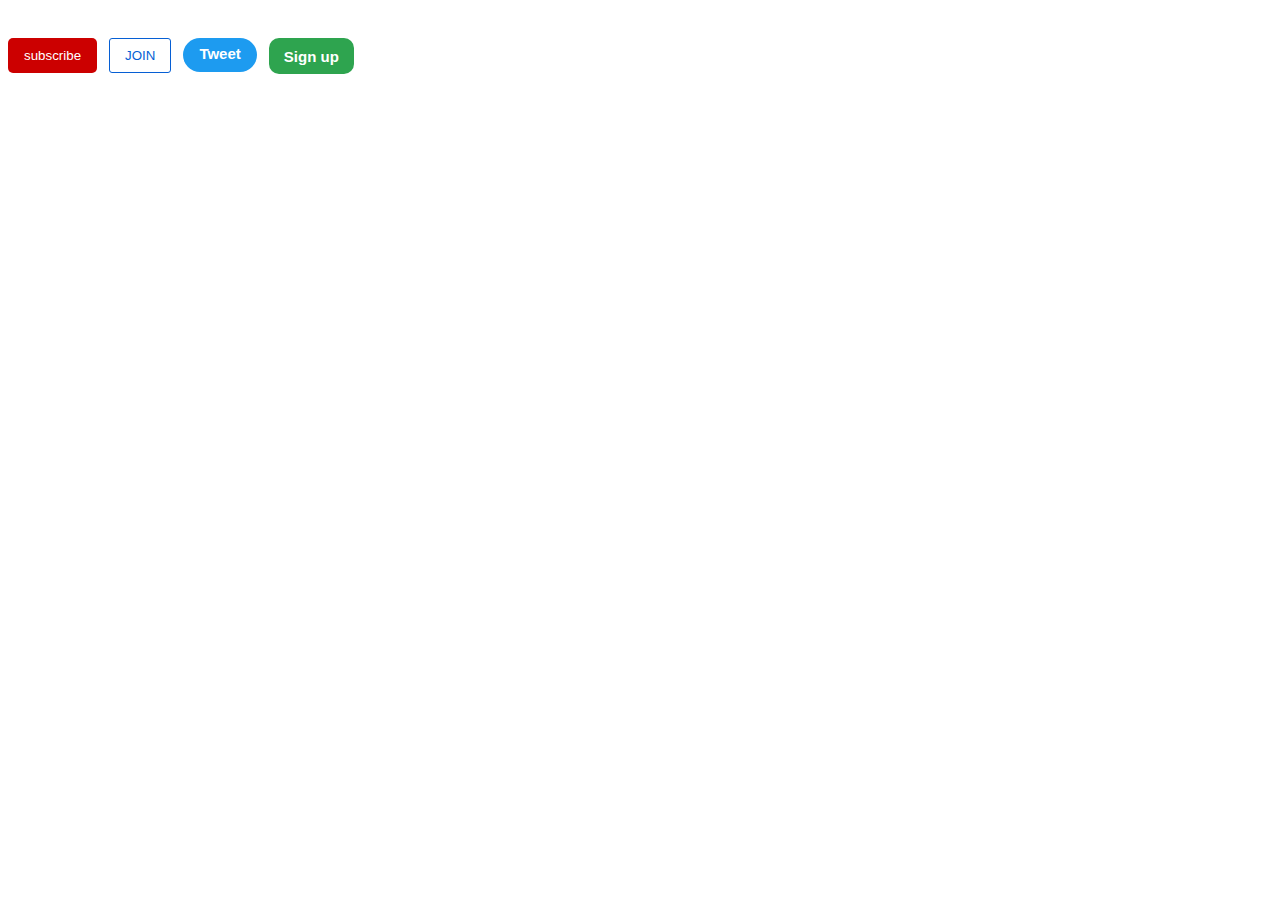
<file: intro-to-html/styles/buttons.html>
<!DOCTYPE html>
<html>

<head>
    <title>buttons</title>
    <link rel="stylesheet" href="buttons.css">
</head>

<body>
    <button class="subscribe-button">
        subscribe
    </button>

    <button class="JOIN-button">
        JOIN
    </button>

    <button class="Tweet-button">
        Tweet
    </button>
    <button class="sign-up-button">
        Sign up
    </button>
</body>

</html>
</file>
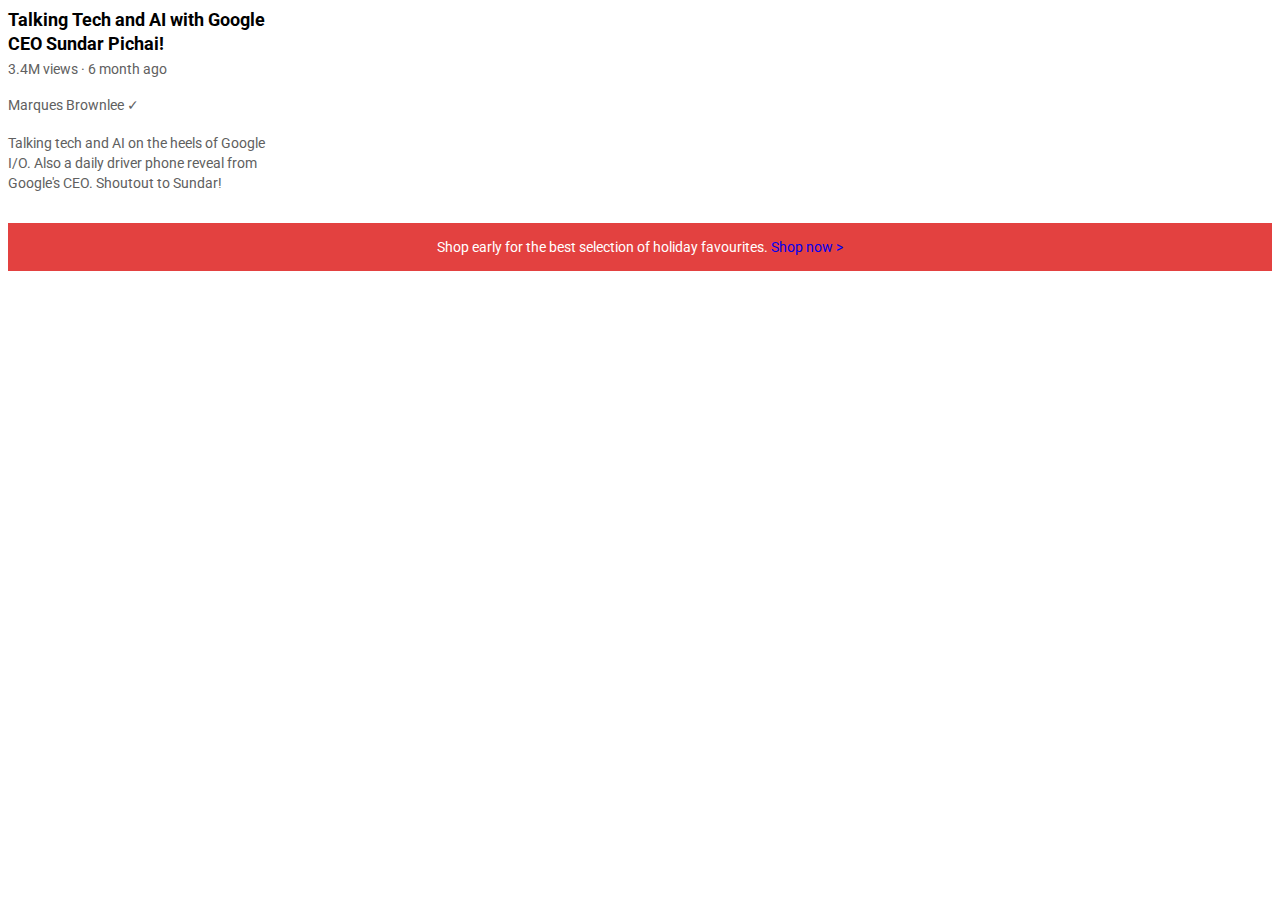
<file: intro-to-html/styles/text.html>
<!DOCTYPE html>
<html>

<head>
    <title>text </title>
    <link rel="stylesheet" href="texts.css">
    <link rel="preconnect" href="https://fonts.googleapis.com">
    <link rel="preconnect" href="https://fonts.gstatic.com" crossorigin>
    <link
        href="https://fonts.googleapis.com/css2?family=Roboto:ital,wght@0,100;0,300;0,400;0,500;0,700;0,900;1,100;1,300;1,400;1,500;1,700;1,900&display=swap"
        rel="stylesheet">
</head>

<body>
    <p class="video-title">
        Talking Tech and AI with Google CEO Sundar Pichai!
    </p>

    <p class="video-stats">
        3.4M views &#183; 6 month ago

    </p>

    <p class="video-channel">
        Marques Brownlee &#x2713;
    </p>

    <p class="video-desc">
        Talking tech and AI on the heels of Google I/O.
        Also a daily driver phone reveal from Google's CEO.
        Shoutout to Sundar!
    </p>

    <p class="apple-text">
        Shop early for the best selection of holiday favourites.
        <a class="link" href="https://www.digikala.com/" target="_blank">
            <span class="example">Shop now &gt;</span> </a>
    </p>
</body>

</html>
</file>
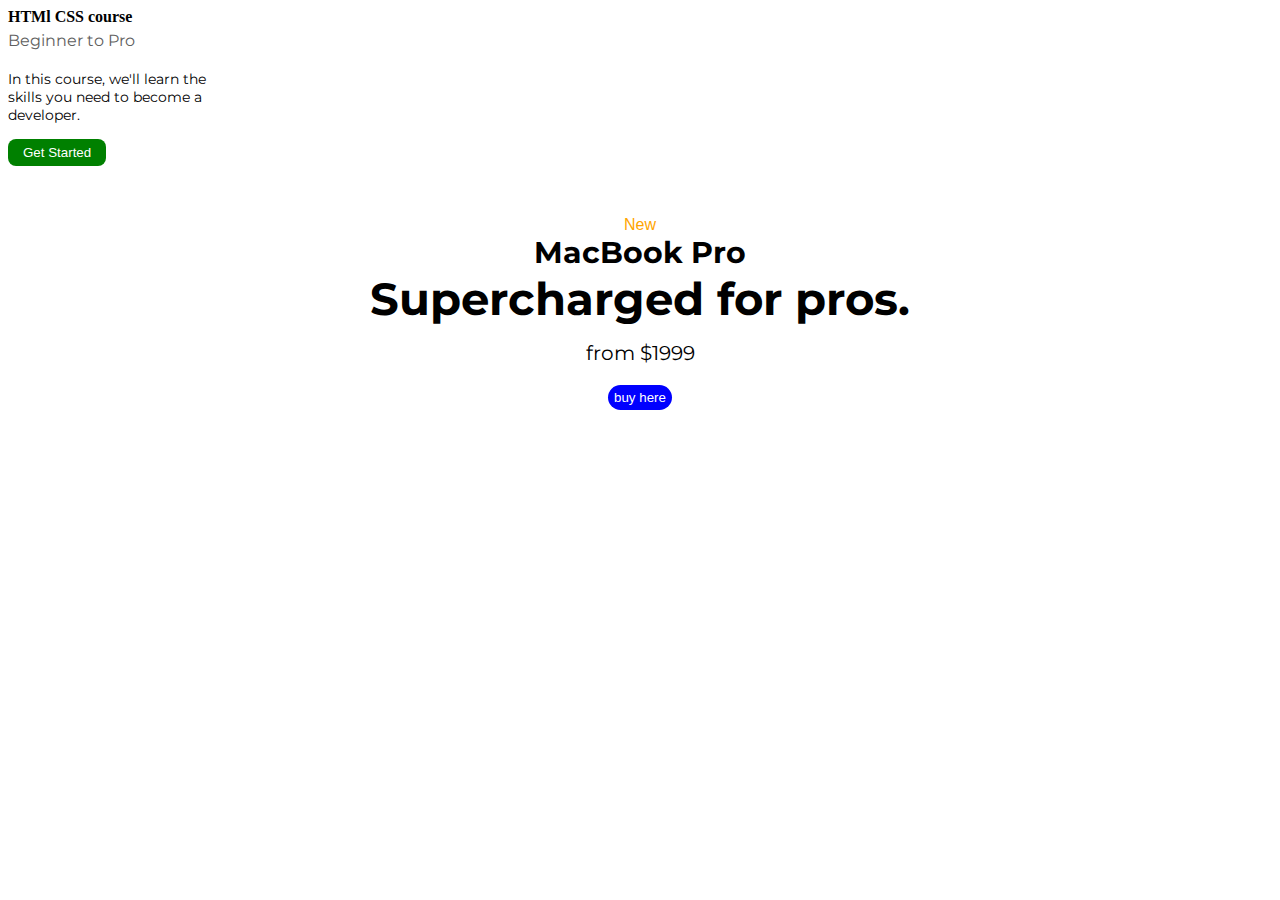
<file: intro-to-html/styles/textexercise.html>
<!DOCTYPE html>
<html>

<head>
    <title>Text practice</title>
    <link rel="stylesheet" href="textpractice.css">
    <link rel="preconnect" href="https://fonts.googleapis.com">
    <link rel="preconnect" href="https://fonts.gstatic.com" crossorigin>
    <link
        href="https://fonts.googleapis.com/css2?family=Montserrat:ital,wght@0,100..900;1,100..900&family=Roboto:ital,wght@0,100;0,300;0,400;0,500;0,700;0,900;1,100;1,300;1,400;1,500;1,700;1,900&display=swap"
        rel="stylesheet">
</head>

<body>
    <p class="css-course">
        HTMl CSS course
    </p>

    <p class="capt">
        Beginner to Pro
    </p>

    <p class="desc">
        In this course, we'll learn the skills you need to become a developer.
    </p>

    <button class="start">
        Get Started
    </button>

    <div class="container">
        <p class="new">
            New
        </p>

        <p class="obj">
            MacBook Pro
        </p>

        <p class="descobj">
            Supercharged for pros.
        </p>

        <p class="price">
            from &#36;1999
        </p>


        <button class="buy-button">
            buy
            <a class="link" href="https://www.digikala.com/" target="_blank">
                <span class="here">here</span>
            </a>
        </button>
    </div>
</body>

</html>
</file>
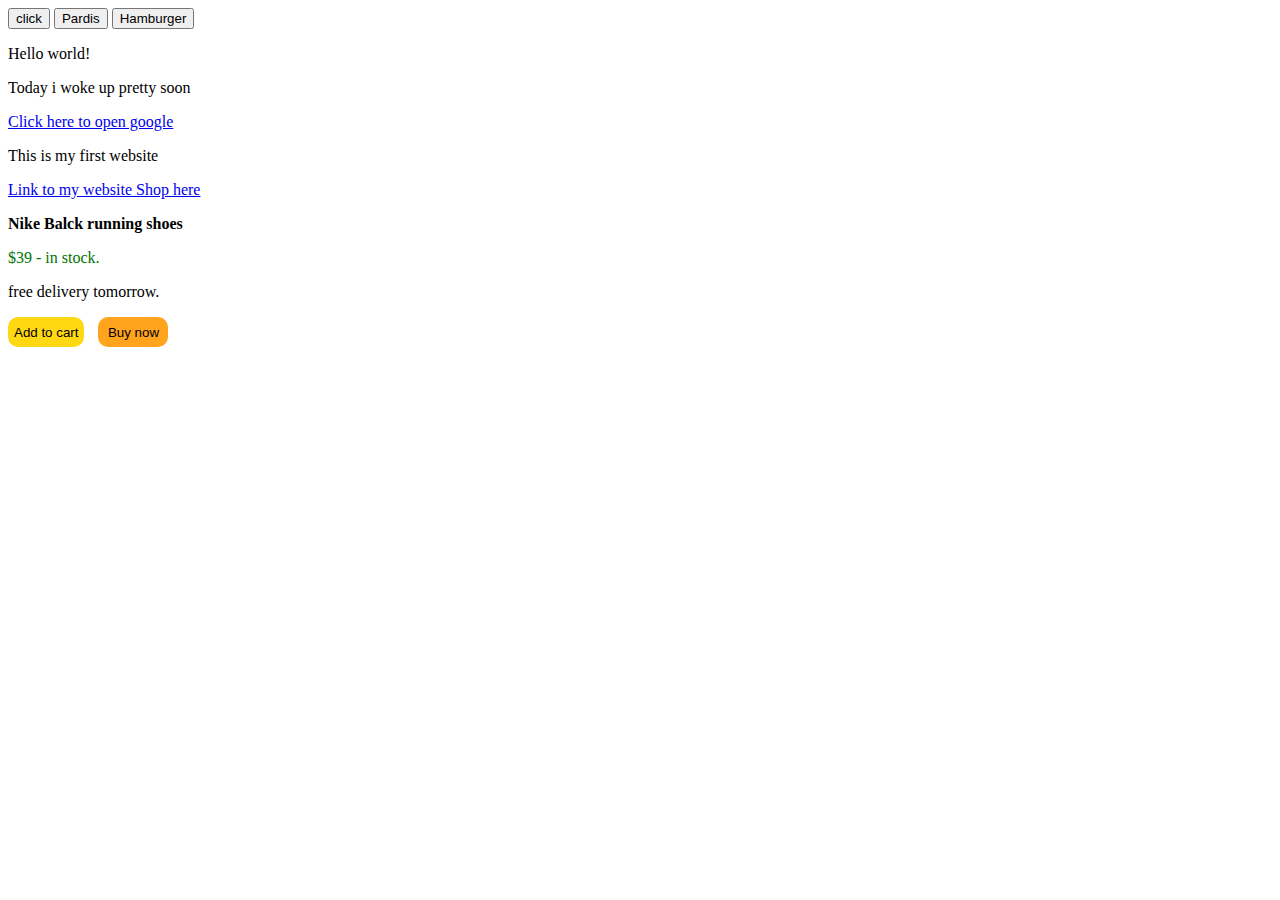
<file: intro-to-html/styles/website.html>
<!DOCTYPE html>
<html>

<head>
  <title>my first website</title>
  <style>
    .add-to-cart-button {
      background-color: rgb(255, 216, 20);
      color: black;
      border: none;
      border-radius: 10px;
      height: 30px;
      margin-right: 10px;
      cursor: pointer;

    }

    .add-to-cart-button:hover {
      opacity: 0.8;
    }

    .add-to-cart-button:active {
      opacity: 0.4;
    }

    .buy-now-button {
      background-color: rgb(255, 164, 28);
      color: black;
      border: none;
      border-radius: 10px;
      height: 30px;
      width: 70px;
      margin-right: 10px;
      cursor: pointer;
    }

    .buy-now-button:hover {
      opacity: 0.8;
    }

    .buy-now-button:active {
      opacity: 0.4;
    }

    a.shop-here-link:hover {
      color: orange;
    }
  </style>
</head>

<body>
  <button>
    click
  </button>

  <button>
    Pardis
  </button>

  <button>
    Hamburger
  </button>

  <p>
    Hello world!
  </p>

  <P> Today i woke up pretty soon</P>

  <a href="https://www.google.com/" target="_blank">
    Click here to open google</a>
  <p>
    This is my first website
  </p>

  <a href="https://pardisjavanmardi.ir/" target="_blank">
    Link to my website
  </a>

  <a href="https://www.digikala.com/" target="_blank" class="shop-here-link" ;> Shop
    here</a>
  <p style="font-weight: bold; "> Nike Balck running shoes</p>
  <p style="color: rgb(0, 118, 0);"> $39 - in stock.</p>
  <p> free delivery tomorrow. </p>

  <button class="add-to-cart-button">
    Add to cart
  </button>

  <button class="buy-now-button">
    Buy now
  </button>
</body>

</html>
</file>
<file: youtube-css/youtube.css>
.thumbnail {
    width: 100%;
}



.video-author,
.video-stats {
    color: rgb(96, 96, 96);
    font-size: 14px;
}

.video-author {
    margin-bottom: 4px;
}



.video-title {
    margin-top: 0;
    font-size: 16px;
    font-weight: 500;
    line-height: 24px;
    margin-bottom: 10px;
}

.channel-picture {

    vertical-align: top;
}


.video-pic-grid {
    display: grid;
    grid-template-columns: 50px 1fr;
}

.profile-pic {
    width: 40px;
    border-radius: 100px;
}

.thumbnail-row {
    margin-bottom: 8px;
    position: relative;
}

.video-time {
    position: absolute;
    right: 8px;
    bottom: 10px;
    background-color: black;
    color: white;
    font-size: 12px;
    font-weight: 500;
    padding: 4px;
    border-radius: 2px;
}

.grid-container {
    display: grid;
    grid-template-columns: 1fr 1fr 1fr 1fr;
    column-gap: 16px;
    row-gap: 40px;


}

@media (max-width:1000px) {
    .grid-container {
        grid-template-columns: 1fr 1fr 1fr;
    }
}
</file>
<file: youtube-css/header.css>
.header {
    height: 55px;
    display: flex;
    flex-direction: row;
    justify-content: space-between;
    border-bottom-color: #e7e6e6;
    border-bottom-style: solid;
    border-bottom-width: 1px;
    position: fixed;
    left: 0;
    right: 0;
    top: 0;
    background-color: white;
    z-index: 100;
}

.m-sec {
    display: flex;
    flex: 1;
    margin-left: 70px;
    margin-right: 35px;
    max-width: 500px;
    align-items: center;
}

.r-sec {
    margin-right: 20px;
    display: flex;
    align-items: center;
    justify-content: space-between;
    width: 180px;
    flex-shrink: 0;
}

.l-sec {
    display: flex;
    align-items: center;
}

.hamb {
    height: 25px;
    margin-left: 25px;
    margin-right: 25px;
    cursor: pointer;
}

.logo {
    height: 25px;
    cursor: pointer;
}

.searchbar-logo {
    height: 25px;

}

.search-logo-button {
    height: 40px;
    width: 66px;
    cursor: pointer;
    background-color: #f8f8f8;
    border-width: 1px;
    border-color: rgb(197, 194, 194);
    border-style: solid;
    border-radius: 2px;
    margin-left: -1px;

}

.search-logo-button,
.voice-logo,
.upload,
.YT,
.notif-container {
    position: relative;
    display: flex;
    justify-content: center;
    align-items: center;
}

.search-logo-button .tooltip,
.voice-logo .tooltip,
.upload .tooltip,
.YT .tooltip,
.notif-container .tooltip {
    position: absolute;
    background-color: gray;
    color: white;
    padding-top: 4px;
    padding-bottom: 4px;
    padding-left: 8px;
    padding-right: 8px;
    border-radius: 2px;
    font-size: 14px;
    bottom: -35px;
    opacity: 0;
    transition: opacity 0.15s;
    pointer-events: none;
    white-space: nowrap;
}

.search-logo-button:hover .tooltip,
.voice-logo:hover .tooltip,
.upload:hover .tooltip,
.YT:hover .tooltip,
.notif-container:hover .tooltip {
    opacity: 1;
}

.search-logo-button:hover {
    background-color: rgb(226, 223, 223);
}

.voice-logo {
    border: none;
    border-radius: 20px;
    height: 40px;
    width: 40px;
    background-color: #f8f8f8;
    margin-left: 10px;
    cursor: pointer;

}



.search-bar::placeholder {

    font-size: 16px;

}

.search-bar {
    flex: 1;
    height: 36px;
    padding-left: 7px;
    font-size: 16px;
    border: 1px solid rgb(197, 194, 194);
    border-radius: 2px;
    box-shadow: inset 1px 2px 3px rgba(0, 0, 0, 0.05);
    width: 0;
}


.upload-icon {
    height: 24px;
    cursor: pointer;
}

.youtubes-icon {
    height: 24px;
    cursor: pointer;
}

.notif-icon {
    height: 24px;
    cursor: pointer;
}

.mypic-icon {
    height: 32px;
    border-radius: 16px;
    cursor: pointer;
}

.notif-container {
    position: relative;
    cursor: pointer;

}

.notif-count {
    position: absolute;
    right: -2px;
    top: -2px;
    background-color: rgb(185, 4, 4);
    color: white;
    border-radius: 1000px;
    font-size: 11px;
    padding-left: 5px;
    padding-right: 5px;
    padding-top: 2px;
    padding-bottom: 2px;

}
</file>
<file: youtube-css/general.css>
p {
    font-family: Roboto, arial;
    margin-top: 0;
    margin-bottom: 0;
}

body {
    margin: 0;
    padding-top: 80px;
    padding-left: 96px;
    padding-right: 24px;
    background-color: rgb(248, 246, 246);
    font-family: roboto, arial;

    height: 2000px;
}
</file>
<file: youtube-css/sidebar.css>
.sidebar {
    position: fixed;
    left: 0;
    bottom: 0;
    top: 55px;
    width: 72px;
    background-color: white;
    z-index: 200;
    padding-top: 5px;
}

.sidebar-icon:hover {
    background-color: rgb(240, 237, 237);
}

.sidebar-icon {
    height: 74px;
    display: flex;
    align-items: center;
    justify-content: center;
    flex-direction: column;
    cursor: pointer;
    white-space: nowrap;
}

.sidebar-icon img {
    height: 24px;
    margin-bottom: 4px;

}

.sidebar-icon div {

    font-size: 14px;

}
</file>
<file: intro-to-html/styles/buttons.css>
.subscribe-button {
    background-color: rgb(204, 0, 0);
    color: white;
    border: none;
    padding-top: 10px;
    padding-bottom: 10px;
    padding-left: 16px;
    padding-right: 16px;
    font-weight: 400;
    text-align: center;
    border-radius: 5px;
    cursor: pointer;
    margin-right: 8px;
    font-family: Arial, Helvetica, sans-serif;
    transition: opacity 0.15s;
    margin-top: 30px;
    vertical-align: top;
}

.subscribe-button:hover {
    opacity: 0.7;
}

.subscribe-button:active {
    opacity: 0.4;
}

.JOIN-button {
    background-color: white;
    border-color: rgb(6, 95, 212);
    border-style: solid;
    border-width: 1px;
    color: #065fd4;
    padding-top: 9px;
    padding-bottom: 9px;
    padding-left: 15px;
    padding-right: 15px;
    border-radius: 3px;
    cursor: pointer;
    margin-right: 8px;
    transition: background-color 0.15s, color 0.15s;
    margin-top: 30px;
    vertical-align: top;
}

.JOIN-button:hover {
    background-color: rgb(6, 95, 212);
    color: white;
}

.JOIN-button:active {
    opacity: 0.4;
}

.Tweet-button {
    background-color: #1d9bf0;
    color: white;
    font-size: 15px;
    font-weight: bold;
    border-radius: 18px;
    cursor: pointer;
    padding-top: 7px;
    padding-bottom: 10px;
    padding-left: 16px;
    padding-right: 16px;
    border: none;
    transition: box-shadow 0.15s;
    margin-top: 30px;
    vertical-align: top;
}

.Tweet-button:hover {
    box-shadow: 5px 5px 10px rgba(0, 0, 0, 0.15);
}

.sign-up-button {
    background-color: rgb(46, 164, 79);
    color: white;
    font-size: 15px;
    font-weight: bold;
    border-radius: 10px;
    width: 85px;
    height: 36px;
    border: none;
    cursor: pointer;
    margin-left: 8px;
    transition: box-shadow 0.15s;
    margin-top: 30px;
    vertical-align: top;
}

.sign-up-button:hover {
    box-shadow: 5px 5px 10px rgba(0, 0, 0, 0.15);
}
</file>
<file: intro-to-html/styles/texts.css>
p {
    font-family: roboto;
    margin-top: 0px;
    margin-bottom: 0px;
}

.video-title {

    font-size: 18px;
    font-weight: bold;
    text-align: left;
    width: 280px;
    line-height: 24px;
    margin-bottom: 5px;
}

.video-stats {

    font-size: 14px;
    color: #606060;
    margin-bottom: 16px;
    margin-top: 0px;
}

.video-channel {

    font-size: 14px;
    color: #606060;
    margin-bottom: 20px;
    margin-top: 20px;
}

.video-desc {

    font-size: 14px;
    color: #606060;
    width: 280px;
    line-height: 20px;
    margin-top: 0px;
    margin-bottom: 30px;
}

.apple-text {
    font-size: 14px;
    background-color: #e34140;
    color: white;
    text-align: center;
    padding-top: 16px;
    padding-bottom: 16px;


}

.example:hover {
    text-decoration: underline;
    cursor: pointer;
}

.link {
    text-decoration: none;
}
</file>
<file: intro-to-html/styles/textpractice.css>
p {
    margin-top: 0px;
    margin-bottom: 0px;
    font-family: montserrat;
}

.css-course {
    font-family: verdana;
    font-weight: bold;
    margin-bottom: 5px;
}

.capt {
    color: #606060;
    margin-bottom: 20px;
}

.desc {
    font-size: 14px;
    width: 230px;
    margin-bottom: 15px;
}

.start {
    background-color: green;
    color: white;
    cursor: pointer;
    border: none;
    border-radius: 8px;
    padding-right: 15px;
    padding-left: 15px;
    padding-top: 6px;
    padding-bottom: 6px;
    transition: opacity 0.15s;
    margin-bottom: 50px;
}

.start:hover {
    opacity: 0.8;
}

.new {
    color: orange;
    font-family: arial;
    text-align: center;
}

.obj {
    font-size: 30px;
    font-weight: bold;
    text-align: center;
}

.descobj {
    font-size: 45px;
    font-weight: bold;
    text-align: center;
}

.price {
    font-size: 20px;
    text-align: center;
    margin-top: 15px;
}



.buy-button {
    background-color: blue;
    color: white;
    border: none;
    border-radius: 20px;
    padding-top: 5px;
    padding-bottom: 5px;


}

.link {
    text-decoration: none;
    color: white;
}

.here:hover {
    text-decoration: underline;
}

.container {

    text-align: center;


    .buy-button {
        display: block;
        margin: 20px auto;
        /* Add margin for spacing */
    }
}
</file>
